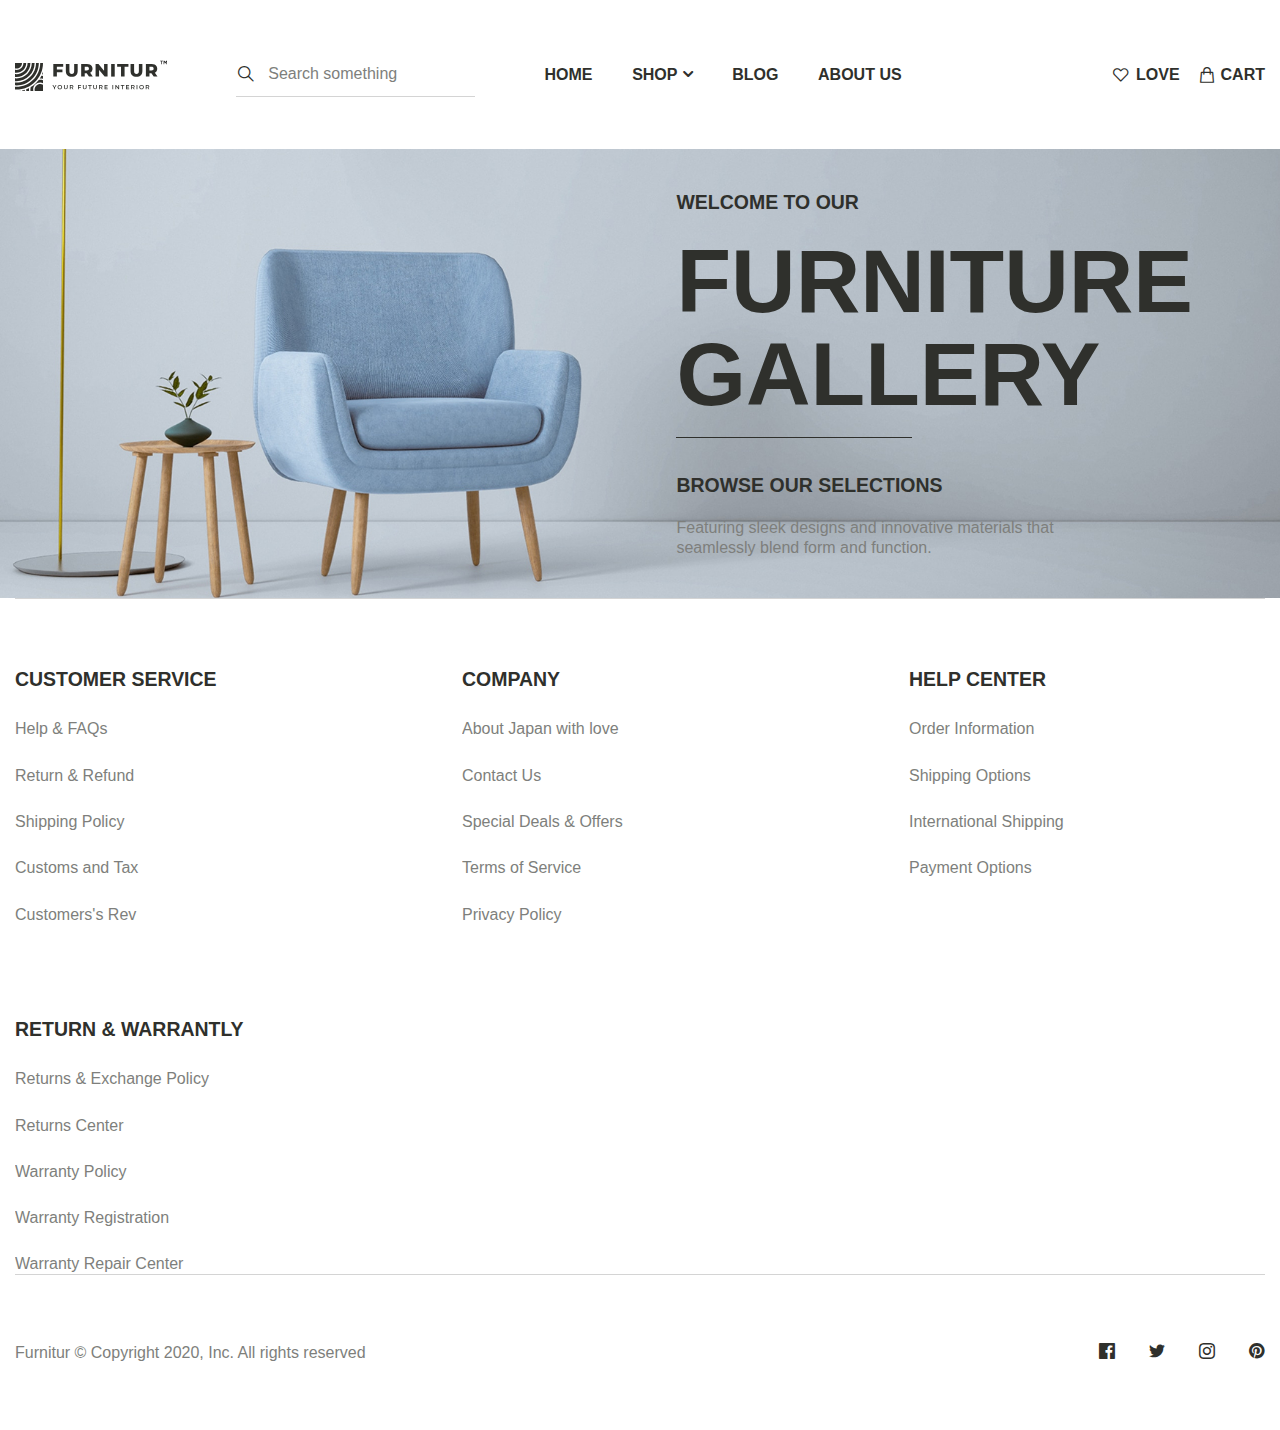
<file: index.html>
<!DOCTYPE html>
<!-- Ukraine - uk -->
<!-- Мова не визначена - zxx -->
<!-- Коди мов https://html-css.co.ua/html/lang-kodu-mov/ -->
<html lang="en">
	<head>
		<!-- Кодування тексту -->
		<meta charset="UTF-8">
		<!-- Налаштування в'юпорту (адаптиву, масштабу тощо) -->
		<meta name="viewport" content="width=device-width, initial-scale=1.0">
		<!--Підключення окремого файлу стилів -->
		<link rel="stylesheet" href="./scss/style.css">
		<!-- Заголовок сторінки в браузері (вкладці) -->
		<title>Home Page</title>
		<!-- Відкрити усі вкладки в новій вкладці -->
		<!-- <base target="_blank" href="/fonts/"> -->
	</head>
	<body>
		<div class="wrapper">
			<header class="header">
				<div class="header__container">
					<div class="header__logo">
						<img src="./images/logo.svg" alt="Image" class="header__image-logo">
					</div>
					<form action="#" class="header__search search-header search-header--icon-search">
						<input placeholder="Search something" type="search" class="search-header__input">
					</form>
					<nav class="header__menu menu">
						<ul class="menu__list">
							<li class="menu__item"><a href="#" class="menu__link"><span>HOME</span></a></li>
							<li class="menu__item">
								<a href="#" class="menu__link"><span>SHOP</span></a>
								<button tabindex="-1" class="menu__sub-link menu__sub-link--icon-shevron"></button>
								<div class="sub-menu">
									<ul class="sub-menu__list">
										<li class="sub-menu__item">
											<a href="#" class="sub-menu__link">Chair</a>
										</li>
										<li class="sub-menu__item">
											<a href="#" class="sub-menu__link">Sofa</a>
										</li>
										<li class="sub-menu__item">
											<a href="#" class="sub-menu__link">Couch</a>
										</li>
										<li class="sub-menu__item">
											<a href="#" class="sub-menu__link">Desk</a>
										</li>
										<li class="sub-menu__item">
											<a href="#" class="sub-menu__link">Lamp</a>
										</li>
									</ul>
								</div>
							</li>
							<li class="menu__item"><a href="#" class="menu__link"><span>BLOG</span></a></li>
						
							<li class="menu__item"><a href="#" class="menu__link"><span>ABOUT US</span></a></li>
						</ul>
					</nav>
					<div class="header__action action-header">
						<a href="#" class="action-header__link action-header__link--icon-favorite"><span>LOVE</span></a>
						<a href="#" class="action-header__link action-header__link--icon-cart"><span>CART</span></a>
						<button type="button" class="action-header__menu-icon  icon-menu"><span></span></button>
					</div>
				</div>
			</header>
			<main class="page">
				<section class="page__hero hero">
					<div class="hero__container">
						<div class="hero__body">
							<div class="hero__label">WELCOME TO OUR</div>
							<h1 class="hero__title">
								FURNITURE <span>GALLERY</span>
							</h1>
							<div class="hero__label">BROWSE OUR SELECTIONS</div>
							<div class="hero__text">
								<p>Featuring sleek designs and innovative materials that seamlessly blend form and function.</p>
							</div>
						</div>
					</div>
					<figure class="hero__picture">
						<img src="./images/hero/background.jpg" alt="Hero Furniture" class="hero__image">
					</figure>
				</section>
			</main>
			<footer class="footer">
				<div class="footer__container">
					<div class="footer__body body-footer">
						<div class="body-footer__column">
							<h5 class="body-footer__title"><button tabindex="-1" class="body-footer__button body-footer__button--icon-shevron">CUSTOMER SERVICE</button></h5>
							<ul class="body-footer__list">
								<li class="body-footer__item"><a href="" class="body-footer__link">Help & FAQs</a></li>	
								<li class="body-footer__item"><a href="" class="body-footer__link">Return & Refund</a></li>				
								<li class="body-footer__item"><a href="" class="body-footer__link">Shipping Policy</a></li>					
								<li class="body-footer__item"><a href="" class="body-footer__link">Customs and Tax</a></li>
								<li class="body-footer__item"><a href="" class="body-footer__link">Customers's Rev</a></li>
							</ul>
						</div>
						<div class="body-footer__column">
							<h5 class="body-footer__title"><button tabindex="-1" class="body-footer__button body-footer__button--icon-shevron">COMPANY</button></h5>
							<ul class="body-footer__list">
								<li class="body-footer__item"><a href="" class="body-footer__link">About Japan with love</a></li>	
								<li class="body-footer__item"><a href="" class="body-footer__link">Contact Us</a></li>				
								<li class="body-footer__item"><a href="" class="body-footer__link">Special Deals & Offers</a></li>					
								<li class="body-footer__item"><a href="" class="body-footer__link">Terms of Service</a></li>
								<li class="body-footer__item"><a href="" class="body-footer__link">Privacy Policy</a></li>
							</ul>
						</div>
						<div class="body-footer__column">
							<h5 class="body-footer__title"><button tabindex="-1" class="body-footer__button body-footer__button--icon-shevron">HELP CENTER</button></h5>
							<ul class="body-footer__list">
								<li class="body-footer__item"><a href="" class="body-footer__link">Order Information</a></li>	
								<li class="body-footer__item"><a href="" class="body-footer__link">Shipping Options</a></li>				
								<li class="body-footer__item"><a href="" class="body-footer__link">International Shipping</a></li>					
								<li class="body-footer__item"><a href="" class="body-footer__link">Payment Options</a></li>
							</ul>
						</div>
						<div class="body-footer__column">
							<h5 class="body-footer__title"><button tabindex="-1" class="body-footer__button body-footer__button--icon-shevron">RETURN & WARRANTLY</button></h5>
							<ul class="body-footer__list">
								<li class="body-footer__item"><a href="" class="body-footer__link">Returns & Exchange Policy</a></li>	
								<li class="body-footer__item"><a href="" class="body-footer__link">Returns Center</a></li>				
								<li class="body-footer__item"><a href="" class="body-footer__link">Warranty Policy</a></li>					
								<li class="body-footer__item"><a href="" class="body-footer__link">Warranty Registration</a></li>
								<li class="body-footer__item"><a href="" class="body-footer__link">Warranty Repair Center</a></li>
							</ul>
						</div>
					</div>
					<div class="footer__bottom bottom-footer">
						<div class="bottom-footer__text">Furnitur © Copyright 2020, Inc. All rights reserved</div>
						<ul class="bottom-footer_social social">
							<li class="social__item">
								<a target="_blank" rel="nofollow" href="#" class="social__link social__link--icon-facebook"></a>
							</li>
							<li class="social__item">
								<a target="_blank" rel="nofollow" href="#" class="social__link social__link--icon-twitter"></a>
							</li>
							<li class="social__item">
								<a target="_blank" rel="nofollow" href="#" class="social__link social__link--icon-instagram"></a>
							</li>
							<li class="social__item">
								<a target="_blank" rel="nofollow" href="#" class="social__link social__link--icon-pinterest"></a>
							</li>
						</ul>
					</div>
				</div>
			</footer>
		</div>
		<script src="js/script.js"></script>
	</body>
</html>
</file>
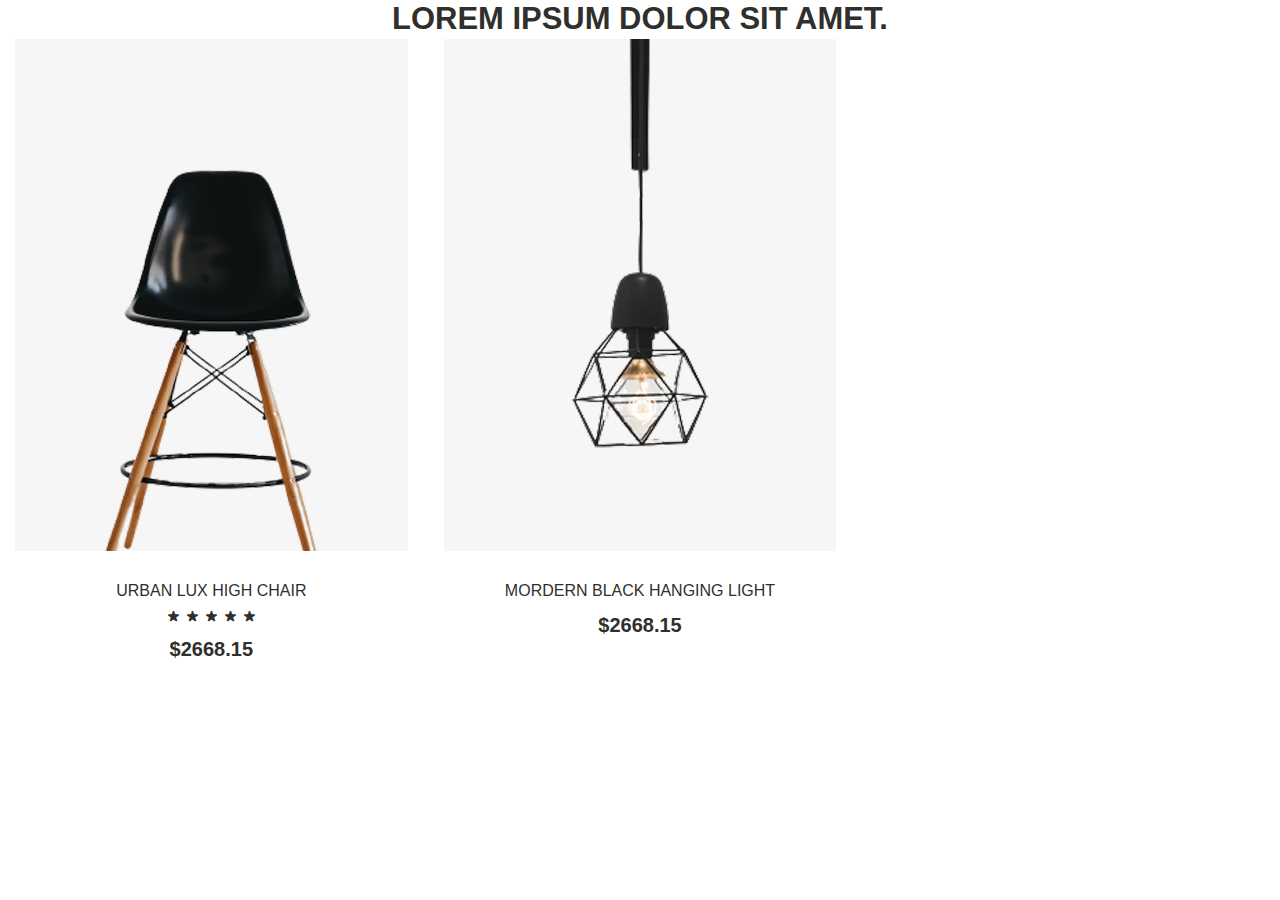
<file: _components.html>
<!DOCTYPE html>
<!-- Ukraine - uk -->
<!-- Мова не визначена - zxx -->
<!-- Коди мов https://html-css.co.ua/html/lang-kodu-mov/ -->
<html lang="en">
	<head>
		<!-- Кодування тексту -->
		<meta charset="UTF-8">
		<!-- Налаштування в'юпорту (адаптиву, масштабу тощо) -->
		<meta name="viewport" content="width=device-width, initial-scale=1.0">
		<!--Підключення окремого файлу стилів -->
		<link rel="stylesheet" href="css/style.css">
		<!-- Заголовок сторінки в браузері (вкладці) -->
		<title>Components</title>
		<!-- Відкрити усі вкладки в новій вкладці -->
		<!-- <base target="_blank" href="/fonts/"> -->
	</head>
	<body>
		<div class="wrapper">
			<header class="header">
			</header>
			<div class="page">
				<div class="page__container">
					<div class="title title--center">
						Lorem ipsum dolor sit amet.
					</div>
					<div class="items">
						<article class="item">
							<a href="#" class="item__link item__link--bottom">
								<img src="img/products/thumbs/chair.png" class="item__image" alt="Image">
							</a>
							<div class="item__body">
								<h4 class="item__title">
									<a href="#" class="item__link-title">
										URBAN LUX HIGH CHAIR
									</a>
								</h4>
								<div class="item__rating rating">
									<div class="rating__item rating__item--icon-star"></div>
									<div class="rating__item rating__item--icon-star"></div>
									<div class="rating__item rating__item--icon-star"></div>
									<div class="rating__item rating__item--icon-star"></div>
									<div class="rating__item rating__item--icon-star"></div>
								</div>
								<div class="item__price">$2668.15</div>
							</div>
						</article>
						<article class="item">
							<a href="#" class="item__link item__link--top">
								<img src="img/products/thumbs/lamp.png" class="item__image" alt="Image">
							</a>
							<div class="item__body">
								<h4 class="item__title">
									<a href="#" class="item__link-title">
										MORDERN BLACK HANGING LIGHT
									</a>
								</h4>
								 
								<div class="item__price">$2668.15</div>
							</div>
						</article>
					</div>
				</div>
			</div>
			<footer class="footer">
			</footer>
		</div>
		<script src="js/script.js"></script>
	</body>
</html>
</file>
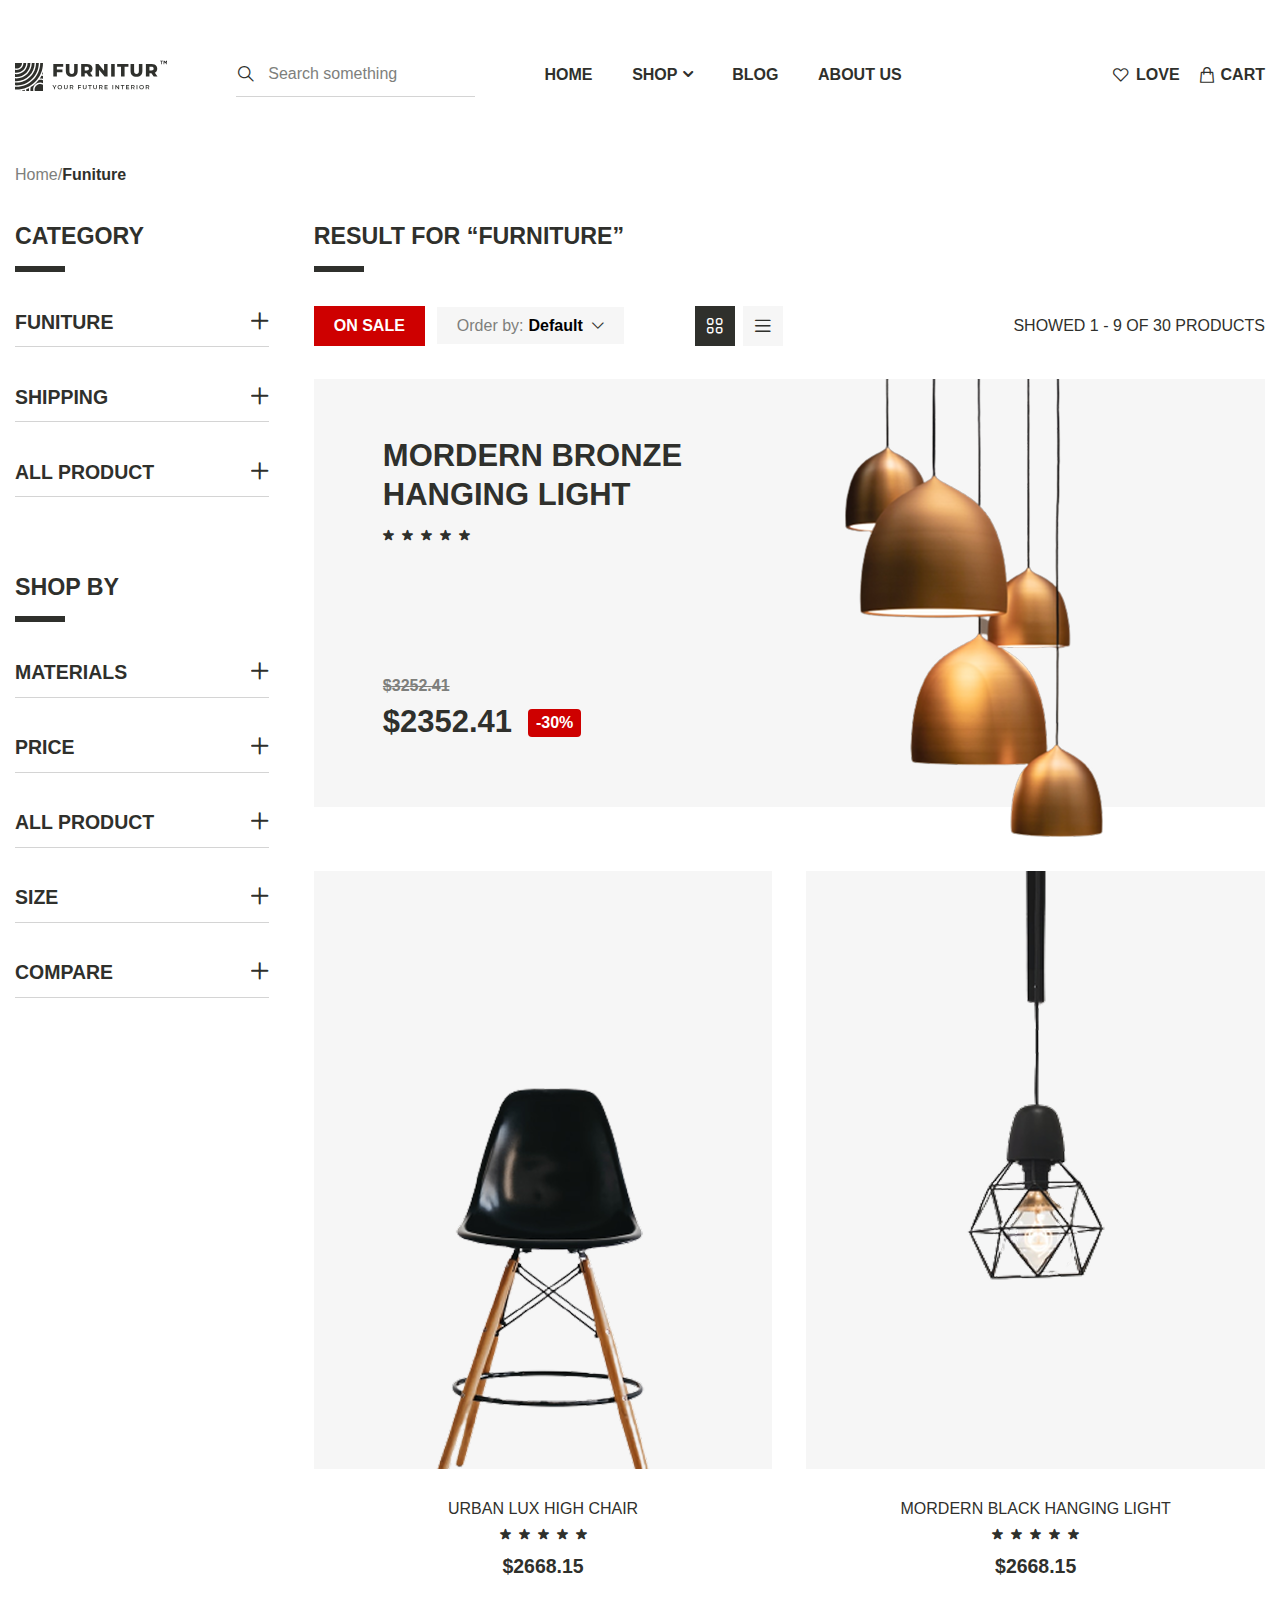
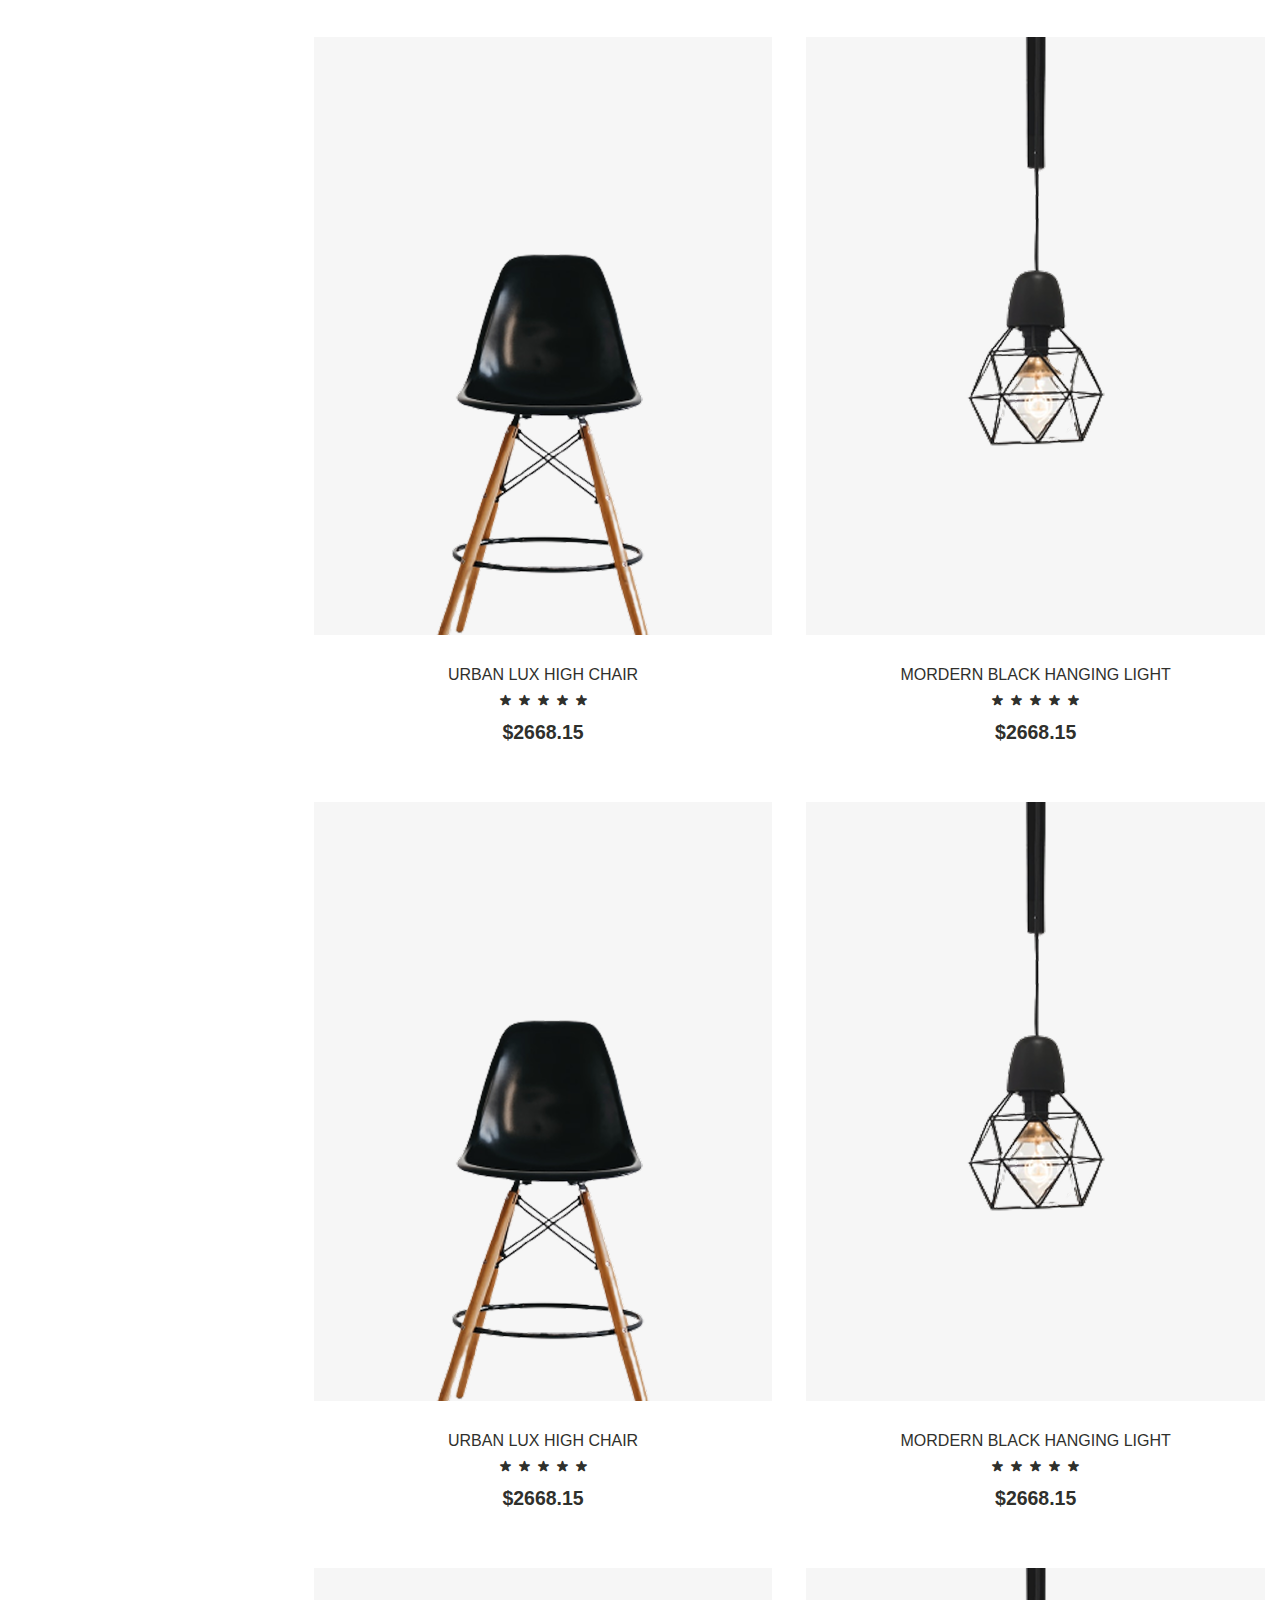
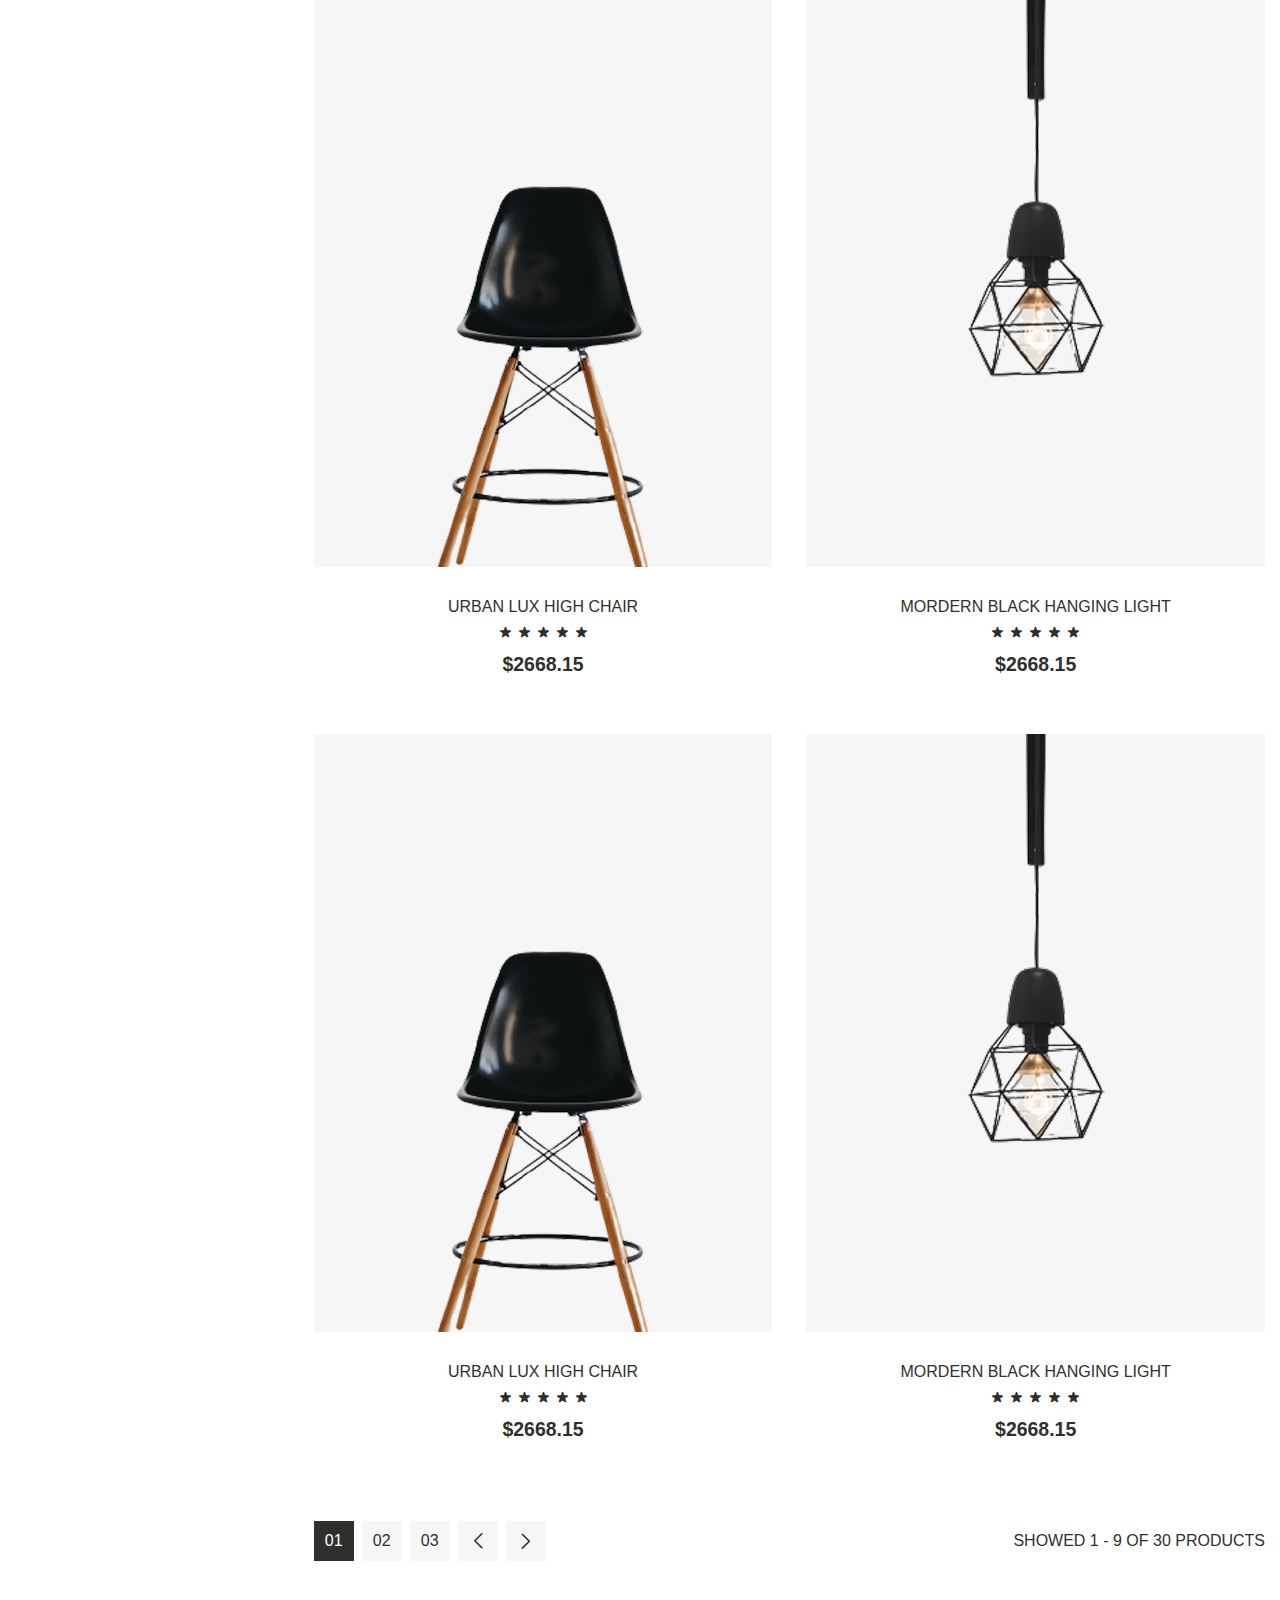
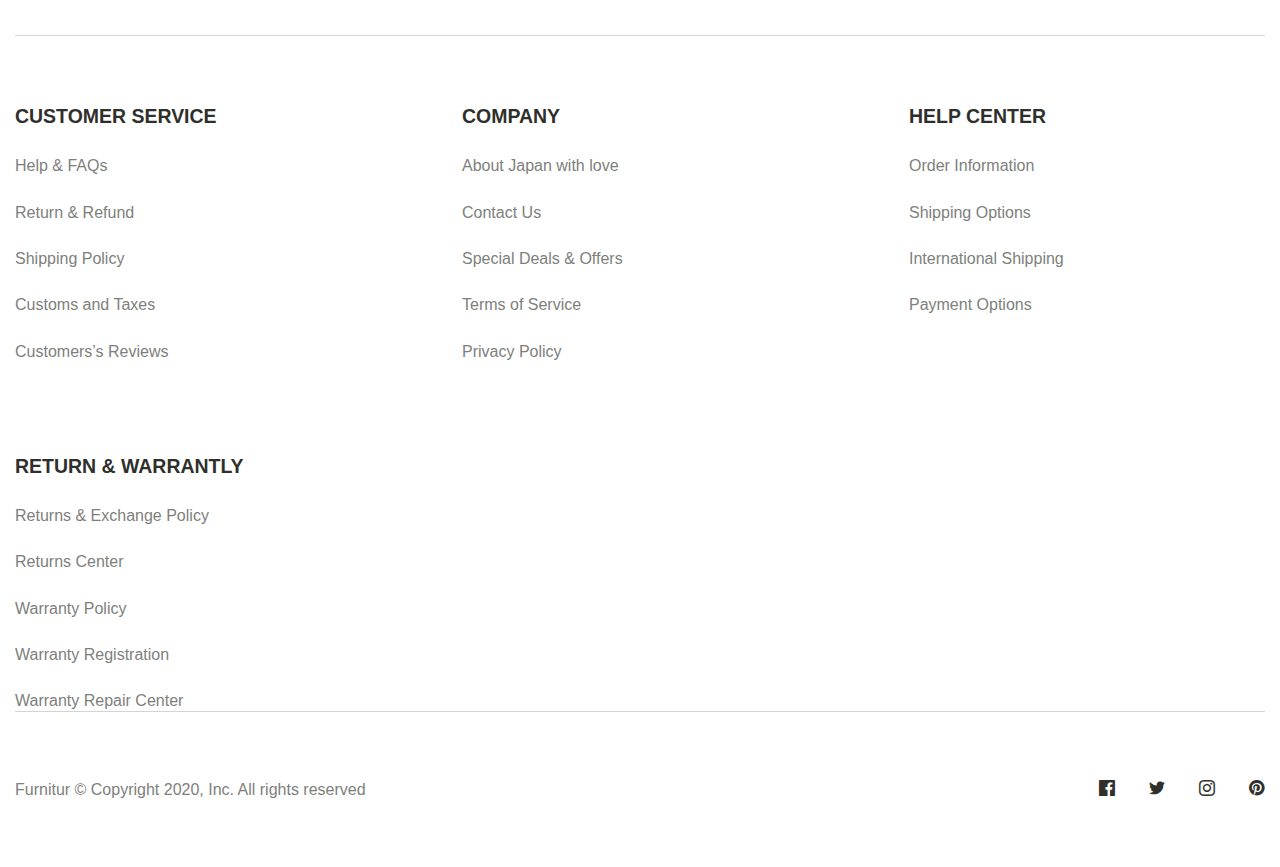
<file: catalog.html>
<!DOCTYPE html>
<!-- Ukraine - uk -->
<!-- Мова не визначена - zxx -->
<!-- Коди мов https://html-css.co.ua/html/lang-kodu-mov/ -->
<html lang="en">
	<head>
		<!-- Кодування тексту -->
		<meta charset="UTF-8">
		<!-- Налаштування в'юпорту (адаптиву, масштабу тощо) -->
		<meta name="viewport" content="width=device-width, initial-scale=1.0">
		<!-- Підключення стилів слайдера -->
		<!-- <link rel="stylesheet" href="https://cdn.jsdelivr.net/npm/swiper@12/swiper-bundle.min.css" /> -->
		 <link rel="stylesheet" href="scss/nouislider.css">
		<!--Підключення окремого файлу стилів -->
		<link rel="stylesheet" href="scss/style.css">
		<!-- Заголовок сторінки в браузері (вкладці) -->
		<title>Catalog</title>
		<!-- Відкрити усі вкладки в новій вкладці -->
		<!-- <base target="_blank" href="/fonts/"> -->
	</head>
	<body>
		<div class="wrapper">
			<header class="header">
				<div class="header__container">
					<div class="header__logo">
						<img src="images/logo.svg" alt="Image" class="header__image-logo">
					</div>
					<form action="#" class="header__search search-header search-header--icon-search">
						<input placeholder="Search something" type="search" class="search-header__input">
					</form>
					<nav class="header__menu menu">
						<ul class="menu__list">
							<li class="menu__item"><a href="#" class="menu__link"><span>HOME</span></a></li>
							<li class="menu__item">
								<a href="#" class="menu__link"><span>SHOP</span></a>
								<button tabindex="-1" class="menu__sub-link menu__sub-link--icon-shevron"></button>
								<div class="sub-menu">
									<ul class="sub-menu__list">
										<li class="sub-menu__item">
											<a href="#" class="sub-menu__link">Chair</a>
										</li>
										<li class="sub-menu__item">
											<a href="#" class="sub-menu__link">Sofa</a>
										</li>
										<li class="sub-menu__item">
											<a href="#" class="sub-menu__link">Couch</a>
										</li>
										<li class="sub-menu__item">
											<a href="#" class="sub-menu__link">Desk</a>
										</li>
										<li class="sub-menu__item">
											<a href="#" class="sub-menu__link">Lamp</a>
										</li>
									</ul>
								</div>
							</li>
							<li class="menu__item"><a href="#" class="menu__link"><span>BLOG</span></a></li>
							<li class="menu__item"><a href="#" class="menu__link"><span>ABOUT US</span></a></li>
						</ul>
					</nav>
					<div class="header__action action-header">
						<a href="#" class="action-header__link action-header__link--icon-favorite"><span>LOVE</span></a>
						<a href="#" class="action-header__link action-header__link--icon-cart"><span>CART</span></a>
						<button type="button" class="action-header__menu-icon icon-menu"><span></span></button>
					</div>
				</div>
			</header>
			<main class="catalog">
				<div class="catalog__container">
					<div class="breadcrumbs">
						<ul class="breadcrumbs__list">
							<li class="breadcrumbs__item">
								<a href="#" class="breadcrumbs__link">Home</a>
							</li>
							<li class="breadcrumbs__item">
								<span class="breadcrumbs__current">Funiture</span>
							</li>
						</ul>
					</div>
					<form action="#" class="catalog__main">
						<aside class="catalog__filter filter">
							<div class="filter__section">
								<h3 class="filter__title title-catalog">CATEGORY</h3>
								<div class="filter__items">
									<details class="filter__item item-filter">
										<summary class="item-filter__title">FUNITURE</summary>
										<div class="item-filter__body">
											<ul class="item-filter__list">
												<li class="item-filter__item">
													<a href="#" class="item-filter__link item-filter__link--active">Chair</a>
												</li>
												<li class="item-filter__item">
													<a href="#" class="item-filter__link">Sofa</a>
												</li>
												<li class="item-filter__item">
													<a href="#" class="item-filter__link">Couch</a>
												</li>
												<li class="item-filter__item">
													<a href="#" class="item-filter__link">Desk</a>
												</li>
												<li class="item-filter__item">
													<a href="#" class="item-filter__link">Lamp</a>
												</li>
											</ul>
										</div>
									</details>
									<details class="filter__item item-filter">
										<summary class="item-filter__title">SHIPPING</summary>
										<div class="item-filter__body">
											<ul class="item-filter__list">
												<li class="item-filter__item">
													<a href="#" class="item-filter__link item-filter__link--active">Chair</a>
												</li>
												<li class="item-filter__item">
													<a href="#" class="item-filter__link">Sofa</a>
												</li>
												<li class="item-filter__item">
													<a href="#" class="item-filter__link">Couch</a>
												</li>
												<li class="item-filter__item">
													<a href="#" class="item-filter__link">Desk</a>
												</li>
												<li class="item-filter__item">
													<a href="#" class="item-filter__link">Lamp</a>
												</li>
											</ul>
										</div>
									</details>
									<details class="filter__item item-filter">
										<summary class="item-filter__title">ALL PRODUCT</summary>
										<div class="item-filter__body">
											<ul class="item-filter__list">
												<li class="item-filter__item">
													<a href="#" class="item-filter__link item-filter__link--active">Chair</a>
												</li>
												<li class="item-filter__item">
													<a href="#" class="item-filter__link">Sofa</a>
												</li>
												<li class="item-filter__item">
													<a href="#" class="item-filter__link">Couch</a>
												</li>
												<li class="item-filter__item">
													<a href="#" class="item-filter__link">Desk</a>
												</li>
												<li class="item-filter__item">
													<a href="#" class="item-filter__link">Lamp</a>
												</li>
											</ul>
										</div>
									</details>
								</div>
							</div>
							<div class="filter__section">
								<h3 class="filter__title title-catalog">SHOP BY</h3>
								<div class="filter__items">
									<details class="filter__item item-filter">
										<summary class="item-filter__title">MATERIALS</summary>
										<div class="item-filter__body">
											<ul class="item-filter__list">
												<li class="item-filter__item">
													<a href="#" class="item-filter__link item-filter__link--active">Bronze <span>(08)</span></a>
												</li>
												<li class="item-filter__item">
													<a href="#" class="item-filter__link">Oak wood <span>(12)</span></a>
												</li>
												<li class="item-filter__item">
													<a href="#" class="item-filter__link">Stainless metal <span>(36)</span></a>
												</li>
												<li class="item-filter__item">
													<a href="#" class="item-filter__link">Titanium <span>(04)</span></a>
												</li>
												<li class="item-filter__item">
													<a href="#" class="item-filter__link">Alloy <span>(08)</span></a>
												</li>
												<li class="item-filter__item">
													<a href="#" class="item-filter__link">Ceramic <span>(17)</span></a>
												</li>
											</ul>
										</div>
									</details>
									<details class="filter__item item-filter">
										<summary class="item-filter__title">PRICE</summary>
										<div class="item-filter__body">
											<div class="item-filter__price price-filter">
												<div class="price-filter__slider"></div>
												<div class="price-filter__footer">
													<div class="price-filter__info">
														<span>0</span> - <span>0</span>
													</div>
													<button type="button" class="price-filter__button">Apply</button>
												</div>
											</div>
										</div>
									</details>
									<details class="filter__item item-filter">
										<summary class="item-filter__title">ALL PRODUCT</summary>
										<div class="item-filter__body">
											<ul class="item-filter__list">
												<li class="item-filter__item">
													<a href="#" class="item-filter__link item-filter__link--active">Bronze <span>(08)</span></a>
												</li>
												<li class="item-filter__item">
													<a href="#" class="item-filter__link">Oak wood <span>(12)</span></a>
												</li>
												<li class="item-filter__item">
													<a href="#" class="item-filter__link">Stainless metal <span>(36)</span></a>
												</li>
												<li class="item-filter__item">
													<a href="#" class="item-filter__link">Titanium <span>(04)</span></a>
												</li>
												<li class="item-filter__item">
													<a href="#" class="item-filter__link">Alloy <span>(08)</span></a>
												</li>
												<li class="item-filter__item">
													<a href="#" class="item-filter__link">Ceramic <span>(17)</span></a>
												</li>
											</ul>
										</div>
									</details>
									<details class="filter__item item-filter">
										<summary class="item-filter__title">SIZE</summary>
										<div class="item-filter__body">
											<ul class="item-filter__list">
												<li class="item-filter__item">
													<a href="#" class="item-filter__link item-filter__link--active">S <span>(08)</span></a>
												</li>
												<li class="item-filter__item">
													<a href="#" class="item-filter__link">M <span>(12)</span></a>
												</li>
												<li class="item-filter__item">
													<a href="#" class="item-filter__link">L <span>(36)</span></a>
												</li>
											</ul>
										</div>
									</details>
									<details class="filter__item item-filter">
										<summary class="item-filter__title">COMPARE</summary>
										<div class="item-filter__body">
											<div class="item-filter__text">
												<p>Lorem ipsum dolor, sit amet consectetur adipisicing elit. Magni, culpa.</p>
											</div>
										</div>
									</details> 
								</div>
							</div>
						</aside>
						<div class="catalog__body body-catalog">
							<h1 class="body-catalog__title title-catalog">RESULT FOR “FURNITURE”</h1>
							<div class="body-catalog__actions actions-catalog">
								<button type="button" class="actions-catalog__button-filter">Filter</button>   
								<button class="actions-catalog__sale sale-element">ON SALE</button>
								<div class="actions-catalog__order order-catalog">
									<label for="select" class="order-catalog__label">Order by:</label>
									<div class="order-catalog__select select-item order-catalog__select--icon-select-arrow">
										<select name="form[]" id="select" class="select-item__body">
											<option value selected class="select-item__item">Default</option>
											<option value="price" class="select-item__item">Price</option>
											<option value="name" class="select-item__item">Name</option>
										</select>
									</div>
								</div>
								<div class="actions-catalog__view view-catalog">
									<button class="view-catalog__item view-catalog__item--active view-catalog__item--icon-grid"></button>
									<button class="view-catalog__item view-catalog__item--icon-list"></button>
								</div>
								<div class="actions-catalog__info info-catalog">SHOWED 1 - 9 OF 30 PRODUCTS</div>
							</div>
							<div class="body-catalog__mobile-filter"></div>
							<section class="body-catalog__sale sale">
								<div class="sale__wrapper">
									<div class="sale__body">
										<div class="sale__main">
											<h4 class="sale__title">
												<a href="#" class="sale__link-title">MORDERN BRONZE HANGING LIGHT</a>
											</h4>
											<div class="sale__rating rating">
												<div class="rating__item rating__item--icon-star"></div>
												<div class="rating__item rating__item--icon-star"></div>
												<div class="rating__item rating__item--icon-star"></div>
												<div class="rating__item rating__item--icon-star"></div>
												<div class="rating__item rating__item--icon-star"></div>
											</div>
										</div>
										<div class="sale__price price-sale">
											<div class="price-sale__old">$3252.41</div>
											<div class="price-sale__price">
												<div class="price-sale__value">$2352.41</div>
												<div class="price-sale__sale">-30%</div>
											</div>
										</div>
									</div>
									<a href="#" class="sale__link-image">
										<figure class="sale__picture sale__picture--mini">
											<img src="images/saleproduct/image.png" class="sale__image" alt="Image">
											<!-- <img src="img/banners/01.png" class="sale__image" alt="Image"> -->
											<!-- <img src="img/banners/02.png" class="sale__image sale__image--center" alt="Image"> -->
										</figure>
									</a>
								</div>
							</section>
							<div class="body-catalog__items">
								<article class="item">
									<a href="#" class="item__link item__link--bottom">
										<img src="img/products/thumbs/chair.png" class="item__image" alt="Image">
									</a>
									<div class="item__body">
										<h4 class="item__title">
											<a href="#" class="item__link-title">
												URBAN LUX HIGH CHAIR
											</a>
										</h4>
										<div class="item__rating rating">
											<div class="rating__item rating__item--icon-star"></div>
											<div class="rating__item rating__item--icon-star"></div>
											<div class="rating__item rating__item--icon-star"></div>
											<div class="rating__item rating__item--icon-star"></div>
											<div class="rating__item rating__item--icon-star"></div>
										</div>
										<div class="item__price">$2668.15</div>
									</div>
								</article>
								<article class="item">
									<a href="#" class="item__link item__link--top">
										<img src="img/products/thumbs/lamp.png" class="item__image" alt="Image">
									</a>
									<div class="item__body">
										<h4 class="item__title">
											<a href="#" class="item__link-title">
												MORDERN BLACK HANGING LIGHT
											</a>
										</h4>
										<div class="item__rating rating">
											<div class="rating__item rating__item--icon-star"></div>
											<div class="rating__item rating__item--icon-star"></div>
											<div class="rating__item rating__item--icon-star"></div>
											<div class="rating__item rating__item--icon-star"></div>
											<div class="rating__item rating__item--icon-star"></div>
										</div>
										<div class="item__price">$2668.15</div>
									</div>
								</article>
								<article class="item">
									<a href="#" class="item__link item__link--bottom">
										<img src="img/products/thumbs/chair.png" class="item__image" alt="Image">
									</a>
									<div class="item__body">
										<h4 class="item__title">
											<a href="#" class="item__link-title">
												URBAN LUX HIGH CHAIR
											</a>
										</h4>
										<div class="item__rating rating">
											<div class="rating__item rating__item--icon-star"></div>
											<div class="rating__item rating__item--icon-star"></div>
											<div class="rating__item rating__item--icon-star"></div>
											<div class="rating__item rating__item--icon-star"></div>
											<div class="rating__item rating__item--icon-star"></div>
										</div>
										<div class="item__price">$2668.15</div>
									</div>
								</article>
								<article class="item">
									<a href="#" class="item__link item__link--top">
										<img src="img/products/thumbs/lamp.png" class="item__image" alt="Image">
									</a>
									<div class="item__body">
										<h4 class="item__title">
											<a href="#" class="item__link-title">
												MORDERN BLACK HANGING LIGHT
											</a>
										</h4>
										<div class="item__rating rating">
											<div class="rating__item rating__item--icon-star"></div>
											<div class="rating__item rating__item--icon-star"></div>
											<div class="rating__item rating__item--icon-star"></div>
											<div class="rating__item rating__item--icon-star"></div>
											<div class="rating__item rating__item--icon-star"></div>
										</div>
										<div class="item__price">$2668.15</div>
									</div>
								</article>
								<article class="item">
									<a href="#" class="item__link item__link--bottom">
										<img src="img/products/thumbs/chair.png" class="item__image" alt="Image">
									</a>
									<div class="item__body">
										<h4 class="item__title">
											<a href="#" class="item__link-title">
												URBAN LUX HIGH CHAIR
											</a>
										</h4>
										<div class="item__rating rating">
											<div class="rating__item rating__item--icon-star"></div>
											<div class="rating__item rating__item--icon-star"></div>
											<div class="rating__item rating__item--icon-star"></div>
											<div class="rating__item rating__item--icon-star"></div>
											<div class="rating__item rating__item--icon-star"></div>
										</div>
										<div class="item__price">$2668.15</div>
									</div>
								</article>
								<article class="item">
									<a href="#" class="item__link item__link--top">
										<img src="img/products/thumbs/lamp.png" class="item__image" alt="Image">
									</a>
									<div class="item__body">
										<h4 class="item__title">
											<a href="#" class="item__link-title">
												MORDERN BLACK HANGING LIGHT
											</a>
										</h4>
										<div class="item__rating rating">
											<div class="rating__item rating__item--icon-star"></div>
											<div class="rating__item rating__item--icon-star"></div>
											<div class="rating__item rating__item--icon-star"></div>
											<div class="rating__item rating__item--icon-star"></div>
											<div class="rating__item rating__item--icon-star"></div>
										</div>
										<div class="item__price">$2668.15</div>
									</div>
								</article>
								<article class="item">
									<a href="#" class="item__link item__link--bottom">
										<img src="img/products/thumbs/chair.png" class="item__image" alt="Image">
									</a>
									<div class="item__body">
										<h4 class="item__title">
											<a href="#" class="item__link-title">
												URBAN LUX HIGH CHAIR
											</a>
										</h4>
										<div class="item__rating rating">
											<div class="rating__item rating__item--icon-star"></div>
											<div class="rating__item rating__item--icon-star"></div>
											<div class="rating__item rating__item--icon-star"></div>
											<div class="rating__item rating__item--icon-star"></div>
											<div class="rating__item rating__item--icon-star"></div>
										</div>
										<div class="item__price">$2668.15</div>
									</div>
								</article>
								<article class="item">
									<a href="#" class="item__link item__link--top">
										<img src="img/products/thumbs/lamp.png" class="item__image" alt="Image">
									</a>
									<div class="item__body">
										<h4 class="item__title">
											<a href="#" class="item__link-title">
												MORDERN BLACK HANGING LIGHT
											</a>
										</h4>
										<div class="item__rating rating">
											<div class="rating__item rating__item--icon-star"></div>
											<div class="rating__item rating__item--icon-star"></div>
											<div class="rating__item rating__item--icon-star"></div>
											<div class="rating__item rating__item--icon-star"></div>
											<div class="rating__item rating__item--icon-star"></div>
										</div>
										<div class="item__price">$2668.15</div>
									</div>
								</article>
								<article class="item">
									<a href="#" class="item__link item__link--bottom">
										<img src="img/products/thumbs/chair.png" class="item__image" alt="Image">
									</a>
									<div class="item__body">
										<h4 class="item__title">
											<a href="#" class="item__link-title">
												URBAN LUX HIGH CHAIR
											</a>
										</h4>
										<div class="item__rating rating">
											<div class="rating__item rating__item--icon-star"></div>
											<div class="rating__item rating__item--icon-star"></div>
											<div class="rating__item rating__item--icon-star"></div>
											<div class="rating__item rating__item--icon-star"></div>
											<div class="rating__item rating__item--icon-star"></div>
										</div>
										<div class="item__price">$2668.15</div>
									</div>
								</article>
								<article class="item">
									<a href="#" class="item__link item__link--top">
										<img src="img/products/thumbs/lamp.png" class="item__image" alt="Image">
									</a>
									<div class="item__body">
										<h4 class="item__title">
											<a href="#" class="item__link-title">
												MORDERN BLACK HANGING LIGHT
											</a>
										</h4>
										<div class="item__rating rating">
											<div class="rating__item rating__item--icon-star"></div>
											<div class="rating__item rating__item--icon-star"></div>
											<div class="rating__item rating__item--icon-star"></div>
											<div class="rating__item rating__item--icon-star"></div>
											<div class="rating__item rating__item--icon-star"></div>
										</div>
										<div class="item__price">$2668.15</div>
									</div>
								</article>
							</div>
							<div class="body-catalog__footer footer-catalog">
								<div class="footer-catalog__pagging pagging">
									<ul class="pagging__list">
										<li class="pagging__item">
											<a href="#" class="pagging__link pagging__link--current">01</a>
										</li>
										<li class="pagging__item">
											<a href="#" class="pagging__link">02</a>
										</li>
										<li class="pagging__item">
											<a href="#" class="pagging__link">03</a>
										</li>
										<li class="pagging__item">
											<a href="#" class="pagging__link pagging__link--left-arrow pagging__link--icon-select-arrow"></a>
										</li>
										<li class="pagging__item">
											<a href="#" class="pagging__link pagging__link--right-arrow pagging__link--icon-select-arrow"></a>
										</li>
									</ul>
								</div>
								<div class="footer-catalog__info info-catalog">SHOWED 1 - 9 OF 30 PRODUCTS</div>
							</div>
						</div>
					</form>
				</div>
			</main>
			<footer class="footer">
				<div class="footer__container">
					<div class="footer__body body-footer">
						<div class="body-footer__column">
							<h5 class="body-footer__title"><button tabindex="-1" class="body-footer__button body-footer__button--icon-shevron">CUSTOMER SERVICE</button></h5>
							<ul class="body-footer__list">
								<li class="body-footer__item"><a href="#" class="body-footer__link">Help & FAQs</a></li>
								<li class="body-footer__item"><a href="#" class="body-footer__link">Return & Refund</a></li>
								<li class="body-footer__item"><a href="#" class="body-footer__link">Shipping Policy</a></li>
								<li class="body-footer__item"><a href="#" class="body-footer__link">Customs and Taxes</a></li>
								<li class="body-footer__item"><a href="#" class="body-footer__link">Customers’s Reviews</a></li>
							</ul>
						</div>
						<div class="body-footer__column">
							<h5 class="body-footer__title"><button tabindex="-1" class="body-footer__button body-footer__button--icon-shevron">COMPANY</button></h5>
							<ul class="body-footer__list">
								<li class="body-footer__item"><a href="#" class="body-footer__link">About Japan with love</a></li>
								<li class="body-footer__item"><a href="#" class="body-footer__link">Contact Us</a></li>
								<li class="body-footer__item"><a href="#" class="body-footer__link">Special Deals & Offers</a></li>
								<li class="body-footer__item"><a href="#" class="body-footer__link">Terms of Service</a></li>
								<li class="body-footer__item"><a href="#" class="body-footer__link">Privacy Policy</a></li>
							</ul>
						</div>
						<div class="body-footer__column">
							<h5 class="body-footer__title"><button tabindex="-1" class="body-footer__button body-footer__button--icon-shevron">HELP CENTER</button></h5>
							<ul class="body-footer__list">
								<li class="body-footer__item"><a href="#" class="body-footer__link">Order Information</a></li>
								<li class="body-footer__item"><a href="#" class="body-footer__link">Shipping Options</a></li>
								<li class="body-footer__item"><a href="#" class="body-footer__link">International Shipping</a></li>
								<li class="body-footer__item"><a href="#" class="body-footer__link">Payment Options</a></li>
							</ul>
						</div>
						<div class="body-footer__column">
							<h5 class="body-footer__title"><button tabindex="-1" class="body-footer__button body-footer__button--icon-shevron">RETURN & WARRANTLY</button></h5>
							<ul class="body-footer__list">
								<li class="body-footer__item"><a href="#" class="body-footer__link">Returns & Exchange Policy</a></li>
								<li class="body-footer__item"><a href="#" class="body-footer__link">Returns Center</a></li>
								<li class="body-footer__item"><a href="#" class="body-footer__link">Warranty Policy</a></li>
								<li class="body-footer__item"><a href="#" class="body-footer__link">Warranty Registration</a></li>
								<li class="body-footer__item"><a href="#" class="body-footer__link">Warranty Repair Center</a></li>
							</ul>
						</div>
					</div>
					<div class="footer__bottom bottom-footer">
						<div class="bottom-footer__text">Furnitur © Copyright 2020, Inc. All rights reserved</div>
						<ul class="bottom-footer__social social">
							<li class="social__item">
								<a target="_blank" rel="nofollow" href="#" class="social__link social__link--icon-facebook"></a>
							</li>
							<li class="social__item">
								<a target="_blank" rel="nofollow" href="#" class="social__link social__link--icon-twitter"></a>
							</li>
							<li class="social__item">
								<a target="_blank" rel="nofollow" href="#" class="social__link social__link--icon-instagram"></a>
							</li>
							<li class="social__item">
								<a target="_blank" rel="nofollow" href="#" class="social__link social__link--icon-pinterest"></a>
							</li>
						</ul>
					</div>
				</div>
			</footer>
		</div>
		<!-- Підключення JS слайдера -->
		<!-- <script src="https://cdn.jsdelivr.net/npm/swiper@12/swiper-bundle.min.js"></script> -->
		<script src="js/script.js"></script>
		<script src="js/nouislider.min.js"></script>

	</body>
</html>
</file>
<file: scss/style.css>
*,
*::before,
*::after {
  padding: 0;
  margin: 0;
  border: none;
  box-sizing: border-box;
}

*::before,
*::after {
  display: inline-block;
}

a {
  text-decoration: none;
  color: inherit;
  display: inline-block;
}

li {
  list-style: none;
}

img {
  max-width: 100%;
  vertical-align: middle;
}

html,
body {
  line-height: 1;
  height: 100%;
}

h1,
h2,
h3,
h4,
h5,
h6 {
  font-weight: inherit;
  font-size: inherit;
  font-family: inherit;
}

select,
textarea,
input {
  width: 100%;
  font-weight: inherit;
  font-size: inherit;
  background-color: transparent;
  font-family: inherit;
}

label {
  display: inline-block;
}

button {
  color: inherit;
  font-weight: inherit;
  font-size: inherit;
  font-family: inherit;
  background-color: transparent;
}

button,
input[type=checkbox],
input[type=radio] {
  cursor: pointer;
}

cite {
  font-style: normal;
}

@font-face {
  font-family: "Lato", sans-serif;
  src: url("../fonts/lato-medium.woff2");
  font-weight: 500;
  font-style: normal;
  font-display: swap;
}
@font-face {
  font-family: "Lato", sans-serif;
  src: url("../fonts/lato-bold.ttf");
  font-weight: 700;
  font-style: normal;
  font-display: swap;
}
@font-face {
  font-family: "Lato", sans-serif;
  src: url("../fonts/lato-bold-italic.woff2");
  font-weight: 700;
  font-style: italic;
  font-display: swap;
}
@font-face {
  font-family: "Lato", sans-serif;
  src: url("../fonts/lato-heavy.woff2");
  font-weight: 800;
  font-style: normal;
  font-display: swap;
}
@font-face {
  font-family: "icons";
  src: url("../fonts/icons.woff2") format("woff2");
  font-weight: normal;
  font-style: normal;
  font-display: block;
}
[class*="--icon-"]::before {
  font-family: "icons" !important;
  font-style: normal;
  font-weight: normal;
  font-variant: normal;
  text-transform: none;
  line-height: 1;
  /* Better Font Rendering =========== */
  -webkit-font-smoothing: antialiased;
  -moz-osx-font-smoothing: grayscale;
}

[class*="--icon-cart"]::before {
  content: "\e900";
}

[class*="--icon-favorite"]::before {
  content: "\e901";
}

[class*="--icon-grid"]::before {
  content: "\e902";
}

[class*="--icon-list"]::before {
  content: "\e903";
}

[class*="--icon-minus"]::before {
  content: "\e904";
}

[class*="--icon-plus"]::before {
  content: "\e905";
}

[class*="--icon-search"]::before {
  content: "\e906";
}

[class*="--icon-select-arrow"]::before {
  content: "\e907";
}

[class*="--icon-facebook"]::before {
  content: "\e908";
}

[class*="--icon-shevron"]::before {
  content: "\e909";
}

[class*="--icon-instagram"]::before {
  content: "\e90a";
}

[class*="--icon-pinterest"]::before {
  content: "\e90b";
}

[class*="--icon-star"]::before {
  content: "\e90c";
}

[class*="--icon-twitter"]::before {
  content: "\e90d";
}

:root {
  --black-1: #2f302c;
  --black-2: #6a6a6a;
  --black-3: #7e7f7c;
  --black-4: #aaaaaa;
  --black-5: #d4d4d4;
  --black-6: #e8e8e8;
  --black-7: #f6f6f6;
  --black-8: #ffffff;
  --red: #CE0000;
  --green: #3f625e;
}

@media (min-width: 88.875em) {
  .title {
    font-size: 32px;
  }
}
@media (min-width: 20em) and (max-width: 88.875em) {
  .title {
    font-size: clamp( 24px , 21.6769509982px  +  0.7259528131vw , 32px );
  }
}
@media (max-width: 20em) {
  .title {
    font-size: 24px;
  }
}
.title {
  line-height: 1.25;
  font-weight: 700;
  text-transform: uppercase;
}
.title--center {
  text-align: center;
}

@media (min-width: 88.875em) {
  .title-catalog {
    font-size: 24px;
  }
}
@media (min-width: 20em) and (max-width: 88.875em) {
  .title-catalog {
    font-size: clamp( 18px , 16.2577132486px  +  0.5444646098vw , 24px );
  }
}
@media (max-width: 20em) {
  .title-catalog {
    font-size: 18px;
  }
}
.title-catalog {
  line-height: 1.5;
  font-weight: 700;
  text-transform: uppercase;
}
.title-catalog::after {
  content: "";
  width: 2.1666666667em;
  height: 0.25em;
  background-color: var(--black-1);
  display: block;
  margin-top: 0.5em;
}

.sale-element {
  background-color: var(--red);
  line-height: 1.25;
  font-weight: 500;
  color: var(--black-8);
  font-weight: 700;
  text-transform: uppercase;
  padding: 0.625rem 1.25rem;
  transition: background-color 0.3s;
}
.sale-element--mini {
  padding: 0.25rem 0.75rem;
  font-weight: 500;
}

html:not([data-fls-touch]) button.sale-element:hover,
html:not([data-fls-touch]) a.sale-element:hover {
  background-color: #7c1111;
}

.items {
  display: grid;
  gap: 2.25rem;
  grid-template-columns: repeat(auto-fill, minmax(min(23.75rem, 100%), 1fr));
}

.item {
  display: flex;
  flex-direction: column;
  gap: 2rem;
}
.item__link {
  aspect-ratio: 440/574;
  background-color: var(--black-7);
  display: flex;
  align-items: center;
  justify-content: center;
}
.item__link--top {
  align-items: flex-start;
}
.item__link--bottom {
  align-items: flex-end;
}
.item__link--bottom-left {
  align-items: flex-end;
  justify-content: flex-start;
}
.item__link--bottom-right {
  align-items: flex-end;
  justify-content: flex-end;
}
.item__link--top-left {
  align-items: flex-start;
  justify-content: flex-start;
}
.item__link--top-right {
  align-items: flex-start;
  justify-content: flex-end;
}
.item__link--left {
  justify-content: flex-start;
}
.item__link--right {
  justify-content: flex-end;
}
.item__image {
  flex-grow: 0;
}
.item__body {
  display: flex;
  flex-direction: column;
  align-items: center;
  gap: 0.75rem;
}
.item__title {
  text-transform: uppercase;
}
html:not([data-fls-touch]) .item__link-title:hover {
  text-decoration: underline;
}
@media (min-width: 88.875em) {
  .item__price {
    font-size: 20px;
  }
}
@media (min-width: 20em) and (max-width: 88.875em) {
  .item__price {
    font-size: clamp( 16px , 14.8384754991px  +  0.3629764065vw , 20px );
  }
}
@media (max-width: 20em) {
  .item__price {
    font-size: 16px;
  }
}
.item__price {
  line-height: 1.4;
  font-weight: 700;
  text-transform: uppercase;
}

.rating {
  display: flex;
  justify-content: center;
  align-items: center;
  gap: 0.5rem;
}
.rating__item {
  font-size: 11px;
}

.link-bold span, .menu__link span, .action-header__link span {
  line-height: 1.25;
  font-weight: 700;
  position: relative;
  text-transform: uppercase;
}
.link-bold span::after, .menu__link span::after, .action-header__link span::after {
  content: "";
  width: 0%;
  transition: width 0.3s, left 0.3s;
  height: 0.125rem;
  background-color: var(--black-1);
  position: absolute;
  top: 100%;
  left: 50%;
}
html:not([data-fls-touch]) .link-bold:hover span::after, html:not([data-fls-touch]) .menu__link:hover span::after, html:not([data-fls-touch]) .action-header__link:hover span::after {
  left: 0;
  width: 100%;
}

.button {
  background-color: var(--black-1);
  transition: background-color 0.3s;
  padding: 0.75rem;
  min-width: 14.0625rem;
  text-align: center;
  text-transform: uppercase;
  line-height: 1.25;
  font-weight: 500;
  color: var(--black-8);
}
html:not([data-fls-touch]) .button:hover {
  background-color: var(--green);
}

.more {
  line-height: 1.25;
  font-weight: 500;
  color: var(--black-3);
  display: flex;
  flex-direction: row-reverse;
  align-items: center;
  gap: 0.625rem;
  transition: color 0.3s;
}
.more::before {
  translate: 0 0.0625rem;
  font-size: 0.5625rem;
  color: var(--black-1);
}
html:not([data-fls-touch]) .more:hover {
  color: var(--black-1);
}

.social {
  display: flex;
  flex-wrap: wrap;
  gap: 2.125rem;
}
.social__link {
  transition: color 0.3s;
}
html:not([data-flx-touch]) .social:hover {
  color: var(--black-3);
}

.breadcrumbs {
  padding-top: 1rem;
}
.breadcrumbs__list {
  display: flex;
}
.breadcrumbs__item {
  color: var(--black-3);
  line-height: 1.25;
  font-weight: 500;
  display: flex;
}
.breadcrumbs__item:not(:last-child)::after {
  content: "/";
}
html:not([data-fls-touch]) .breadcrumbs__link:hover {
  text-decoration: underline;
}
.breadcrumbs__current {
  color: var(--black-1);
  font-weight: 700;
}

.sale__container {
  background-color: #fff;
}
.sale__wrapper {
  background-color: var(--black-7);
}
@media (min-width: 88.875em) {
  .sale__wrapper {
    padding-inline: 80px;
  }
}
@media (min-width: 48em) and (max-width: 88.875em) {
  .sale__wrapper {
    padding-inline: clamp( 30px , -28.7155963303px  +  7.6452599388vw , 80px );
  }
}
@media (max-width: 48em) {
  .sale__wrapper {
    padding-inline: 30px;
  }
}
@media (width < 30em) {
  .sale__wrapper {
    padding-inline: 0.9375rem;
  }
}
.sale__wrapper {
  display: flex;
  gap: 1.25rem;
}
@media (width < 48em) {
  .sale__wrapper {
    flex-direction: column;
  }
}
@media (width < 30em) {
  .sale__wrapper {
    margin-inline: -0.9375rem;
  }
}
@media (width > 48em) {
  .sale__body {
    flex-basis: 21.875rem;
  }
}
.sale__body {
  display: flex;
  flex-direction: column;
}
@media (min-width: 88.875em) {
  .sale__body {
    padding-top: 68px;
  }
}
@media (min-width: 48em) and (max-width: 88.875em) {
  .sale__body {
    padding-top: clamp( 20px , -36.3669724771px  +  7.3394495413vw , 68px );
  }
}
@media (min-width: 88.875em) {
  .sale__body {
    padding-bottom: 78px;
  }
}
@media (min-width: 48em) and (max-width: 88.875em) {
  .sale__body {
    padding-bottom: clamp( 20px , -48.1100917431px  +  8.8685015291vw , 78px );
  }
}
@media (width < 48em) {
  .sale__body {
    order: 2;
  }
}
.sale__main {
  flex-grow: 1;
}
@media (min-width: 88.875em) {
  .sale__main:not(:last-child) {
    margin-bottom : 36px;
  }
}
@media (min-width: 20em) and (max-width: 88.875em) {
  .sale__main:not(:last-child) {
    margin-bottom : clamp( 20px , 15.3539019964px  +  1.4519056261vw , 36px );
  }
}
@media (max-width: 20em) {
  .sale__main:not(:last-child) {
    margin-bottom : 20px;
  }
}
@media (min-width: 88.875em) {
  .sale__title {
    font-size: 32px;
  }
}
@media (min-width: 20em) and (max-width: 88.875em) {
  .sale__title {
    font-size: clamp( 24px , 21.6769509982px  +  0.7259528131vw , 32px );
  }
}
@media (max-width: 20em) {
  .sale__title {
    font-size: 24px;
  }
}
.sale__title {
  line-height: 1.25;
  font-weight: 700;
  text-transform: uppercase;
}
.sale__title:not(:last-child) {
  margin-bottom: 1rem;
}
.sale__link-title {
  transition: color 0.3s;
}
html:not([data-fls-touch]) .sale__link-title:hover {
  color: var(--green);
}
.sale__rating {
  justify-content: flex-start;
}
.sale__link-image {
  flex-grow: 1;
  text-align: center;
  display: flex;
  justify-content: center;
}
@media (width < 48em) {
  .sale__link-image {
    order: 1;
  }
}
@media (width > 48em) {
  .sale__picture {
    margin-bottom: -5.9375rem;
  }
  .sale__picture--mini {
    margin-bottom: -1.875rem;
  }
}
.sale__picture:has(.sale__image--center) {
  margin-bottom: 0;
}
@media (min-width: 88.875em) {
  .sale__picture:has(.sale__image--center) {
    padding-top: 68px;
  }
}
@media (min-width: 48em) and (max-width: 88.875em) {
  .sale__picture:has(.sale__image--center) {
    padding-top: clamp( 20px , -36.3669724771px  +  7.3394495413vw , 68px );
  }
}
@media (max-width: 48em) {
  .sale__picture:has(.sale__image--center) {
    padding-top: 20px;
  }
}
@media (min-width: 88.875em) {
  .sale__picture:has(.sale__image--center) {
    padding-bottom: 78px;
  }
}
@media (min-width: 48em) and (max-width: 88.875em) {
  .sale__picture:has(.sale__image--center) {
    padding-bottom: clamp( 20px , -48.1100917431px  +  8.8685015291vw , 78px );
  }
}
.sale__image {
  width: 100%;
  height: 100%;
  -o-object-fit: contain;
     object-fit: contain;
}
.sale__image--center {
  -o-object-position: center;
     object-position: center;
}
@media (min-width: 88.875em) {
  .sale__content {
    padding-top: 68px;
  }
}
@media (min-width: 48em) and (max-width: 88.875em) {
  .sale__content {
    padding-top: clamp( 20px , -36.3669724771px  +  7.3394495413vw , 68px );
  }
}
@media (min-width: 88.875em) {
  .sale__content {
    padding-bottom: 78px;
  }
}
@media (min-width: 48em) and (max-width: 88.875em) {
  .sale__content {
    padding-bottom: clamp( 20px , -48.1100917431px  +  8.8685015291vw , 78px );
  }
}
@media (max-width: 48em) {
  .sale__content {
    padding-bottom: 20px;
  }
}
@media (width < 48em) {
  .sale__content {
    order: 3;
  }
}
@media (width > 48em) {
  .sale__content {
    flex-basis: 21.875rem;
    text-align: right;
    align-items: flex-end;
  }
}
.sale__content {
  display: flex;
  flex-direction: column;
  gap: 1.5625rem;
}
.sale__text {
  flex-grow: 1;
  line-height: 1.25;
  font-weight: 500;
  color: var(--black-3);
}
.sale__text p:not(:last-child) {
  margin-bottom: 0.625rem;
}
.price-sale__old {
  color: var(--black-3);
  font-weight: 700;
  text-decoration: line-through;
}
.price-sale__old:not(:last-child) {
  margin-bottom: 0.5625rem;
}
.price-sale__price {
  display: flex;
  align-items: center;
  gap: 1rem;
}
@media (min-width: 88.875em) {
  .price-sale__value {
    font-size: 32px;
  }
}
@media (min-width: 20em) and (max-width: 88.875em) {
  .price-sale__value {
    font-size: clamp( 24px , 21.6769509982px  +  0.7259528131vw , 32px );
  }
}
@media (max-width: 20em) {
  .price-sale__value {
    font-size: 24px;
  }
}
.price-sale__value {
  line-height: 1.25;
  font-weight: 700;
  text-transform: uppercase;
}
.price-sale__sale {
  line-height: 1.25;
  font-weight: 500;
  background-color: var(--red);
  padding: 0.25rem 0.5rem;
  font-weight: 700;
  color: var(--black-8);
  border-radius: 0.25rem;
}

.pagging__list {
  display: flex;
  align-items: center;
  gap: 0.5rem;
}
.pagging__link {
  aspect-ratio: 1;
  width: 2.5rem;
  display: flex;
  justify-content: center;
  align-items: center;
  line-height: 1.25;
  font-weight: 500;
  transition: all 0.3s;
  background-color: var(--black-7);
}
.pagging__link--current {
  color: var(--black-8);
  background-color: var(--black-1);
}
.pagging__link--left-arrow {
  rotate: 90deg;
}
.pagging__link--right-arrow {
  rotate: -90deg;
}
html:not([data-fls-touch]) .pagging:hover {
  color: var(--black-8);
  background-color: var(--black-1);
}

.header {
  position: fixed;
  top: 0;
  width: 100%;
  left: 0;
  background-color: var(--black-8);
  z-index: 50;
}
.header--scroll .header__container {
  transition: min-height 0.5s;
  min-height: 7 0px;
}
.header__container {
  display: flex;
  align-items: center;
  padding-block: 0.625rem;
  transition: min-height 0.3 s;
}
@media (min-width: 87em) {
  .header__container {
    min-height: 164px;
  }
}
@media (min-width: 41.875em) and (max-width: 87em) {
  .header__container {
    min-height: clamp( 70px , -17.2299168975px  +  13.0193905817vw , 164px );
  }
}
@media (max-width: 41.875em) {
  .header__container {
    min-height: 70px;
  }
}
@media (min-width: 87em) {
  .header__container {
    gap: 80px;
  }
}
@media (min-width: 48em) and (max-width: 87em) {
  .header__container {
    gap: clamp( 20px , -53.8461538462px  +  9.6153846154vw , 80px );
  }
}
@media (max-width: 48em) {
  .header__container {
    gap: 20px;
  }
}
.header__logo {
  position: relative;
  z-index: 5;
  flex-shrink: 0;
  flex-basis: 9.5rem;
  overflow: hidden;
}
@media (width < 62em) {
  .header__logo {
    flex-basis: 1.75rem;
  }
}
.header__image-logo {
  max-width: none;
  width: 9.5rem;
}
.header__menu {
  flex-grow: 1;
}
@media (width <= 41.875em) {
  .header__menu {
    position: fixed;
    width: 100%;
    height: 100%;
    top: 0;
    left: 100%;
    transition: left 0.3s;
    background-color: var(--black-4);
    padding: 6.25rem 0.9375rem 1.875rem 0.9375rem;
    overflow: auto;
  }
  .header__menu::before {
    content: "";
    width: 100%;
    height: 4.375rem;
    background-color: var(--black-8);
    position: fixed;
    top: 0;
    left: 100%;
    transition: left 0.3s;
    z-index: 3;
  }
  [data-menu-open] .header__menu {
    left: 0;
  }
  [data-menu-open] .header__menu::before {
    left: 0;
  }
}
.search-header {
  flex-shrink: 0;
  position: relative;
  z-index: 5;
  border-bottom: 0.0625rem solid var(--black-5);
}
@media (width > 41.875em) {
  .search-header {
    flex-basis: max 18.965517%, 11.25rem;
  }
}
@media (width <= 41.875em) {
  .search-header {
    flex-grow: 1;
    flex-basis: 6.25rem;
  }
}
.search-header::before {
  position: absolute;
  left: 0.125rem;
  top: 50%;
  translate: 0 -50%;
}
@media (width <= 23.125em) {
  .search-header::before {
    display: none;
  }
}
@media (width > 23.125em) {
  .search-header__input {
    padding-left: 2rem;
  }
}
.search-header__input {
  height: 2.6875rem;
}
.search-header__input::-moz-placeholder {
  color: var(--black-3);
}
.search-header__input::placeholder {
  color: var(--black-3);
}
.search-header__input:focus::-moz-placeholder {
  opacity: 0;
}
.search-header__input:focus::placeholder {
  opacity: 0;
}
@media (width <= 23.125em) {
  .search-header__input::-webkit-search-decoration, .search-header__input::-webkit-search-cancel-button, .search-header__input::-webkit-search-results-button, .search-header__input::-webkit-search-results-decoration {
    display: none;
  }
}

.menu__list {
  display: flex;
  flex-wrap: wrap;
}
@media (min-width: 87em) {
  .menu__list {
    -moz-column-gap: 44px;
         column-gap: 44px;
  }
}
@media (min-width: 48em) and (max-width: 87em) {
  .menu__list {
    -moz-column-gap: clamp( 20px , -9.5384615385px  +  3.8461538462vw , 44px );
         column-gap: clamp( 20px , -9.5384615385px  +  3.8461538462vw , 44px );
  }
}
@media (max-width: 48em) {
  .menu__list {
    -moz-column-gap: 20px;
         column-gap: 20px;
  }
}
.menu__list {
  row-gap: 0.3125rem;
}
@media (width <= 41.875em) {
  .menu__list {
    flex-direction: column;
    row-gap: 1.25rem;
  }
}
.menu__item {
  position: relative;
  display: flex;
  align-items: center;
  gap: 0.3125rem;
}
html:not([data-fls-touch]) .menu__item:hover .menu__link span::after {
  left: 0;
  width: 100%;
}
html:not([data-fls-touch]) .menu__item:hover .sub-menu {
  pointer-events: all;
  opacity: 1;
  visibility: visible;
  translate: 0 0;
}
@media (width <= 41.875em) {
  .menu__item {
    flex-direction: row-reverse;
    justify-content: space-between;
    flex-wrap: wrap;
  }
}
@media (width <= 41.875em) {
  .menu__link {
    line-height: 1.5;
    font-weight: 700;
    text-transform: uppercase;
  }
}
@media (width <= 41.875em) and (min-width: 88.875em) {
  .menu__link {
    font-size: 24px;
  }
}
@media (width <= 41.875em) and (min-width: 20em) and (max-width: 88.875em) {
  .menu__link {
    font-size: clamp( 18px , 16.2577132486px  +  0.5444646098vw , 24px );
  }
}
@media (width <= 41.875em) and (max-width: 20em) {
  .menu__link {
    font-size: 18px;
  }
}
.menu__sub-link {
  rotate: 90deg;
  transition: rotate 0.3s;
  translate: 0 -0.0625rem;
}
@media (width > 41.875em) {
  .menu__sub-link {
    font-size: 0.625rem;
  }
}
html:not([data-fls-touch]) .menu__sub-link {
  cursor: default;
}
[data-sub-menu-open] .menu__sub-link {
  rotate: -90deg;
}

@media (width > 41.875em) {
  .icon-menu {
    display: none;
  }
}
@media (width <= 41.875em) {
  .icon-menu {
    flex-basis: 1.875rem;
    height: 1.125rem;
    flex-shrink: 0;
    position: relative;
  }
  .icon-menu span, .icon-menu::before, .icon-menu::after {
    content: "";
    position: absolute;
    height: 0.125rem;
    right: 0;
    width: 100%;
    transition: all 0.3s;
    background-color: var(--black-1);
  }
  .icon-menu::before {
    top: 0;
  }
  .icon-menu::after {
    bottom: 0;
  }
  .icon-menu span {
    top: 50%;
    translate: 0 -50%;
  }
  [data-menu-open] .icon-menu span {
    width: 0;
  }
  [data-menu-open] .icon-menu::before {
    rotate: -45deg;
    top: 50%;
    translate: 0 -50%;
  }
  [data-menu-open] .icon-menu::after {
    rotate: 45deg;
    bottom: 50%;
    translate: 0 50%;
  }
}

@media (width > 41.875em) {
  .sub-menu {
    opacity: 0;
    visibility: hidden;
    position: absolute;
    left: 0;
    top: 100%;
    width: 12.5rem;
    padding-top: 0.625rem;
    translate: 0 0.625rem;
    transition: all 0.3s;
    pointer-events: none;
  }
  [data-sub-menu-open] .sub-menu {
    pointer-events: all;
    opacity: 1;
    visibility: visible;
    translate: 0 0;
  }
}
@media (width <= 41.875em) {
  .sub-menu {
    flex-grow: 1;
    flex-basis: 100%;
    overflow: hidden;
    transition: all 0.3s;
  }
}
.sub-menu__list {
  display: flex;
  flex-direction: column;
  padding: 0.9375rem;
  border-radius: 0.3125rem;
  background-color: var(--black-8);
  box-shadow: 0 0 0.25rem var(--black-1);
  row-gap: 0.3125rem;
}
@media (width <= 41.875em) {
  .sub-menu__list {
    row-gap: 0.9375rem;
  }
}
.sub-menu__link {
  line-height: 1.25;
  font-weight: 500;
}
@media (width <= 41.875em) {
  .sub-menu__link {
    line-height: 1.4;
    font-weight: 700;
    text-transform: uppercase;
  }
}
@media (width <= 41.875em) and (min-width: 88.875em) {
  .sub-menu__link {
    font-size: 20px;
  }
}
@media (width <= 41.875em) and (min-width: 20em) and (max-width: 88.875em) {
  .sub-menu__link {
    font-size: clamp( 16px , 14.8384754991px  +  0.3629764065vw , 20px );
  }
}
@media (width <= 41.875em) and (max-width: 20em) {
  .sub-menu__link {
    font-size: 16px;
  }
}
html:not([data-fls-touch]) .sub-menu__link:hover {
  text-decoration: underline;
}

.action-header {
  position: relative;
  z-index: 5;
  display: flex;
  align-items: center;
}
@media (min-width: 87em) {
  .action-header {
    gap: 46px;
  }
}
@media (min-width: 48em) and (max-width: 87em) {
  .action-header {
    gap: clamp( 10px , -34.3076923077px  +  5.7692307692vw , 46px );
  }
}
@media (max-width: 48em) {
  .action-header {
    gap: 10px;
  }
}
@media (min-width: 48em) {
  .action-header {
    gap: 20px;
  }
}
@media (min-width: 20em) and (max-width: 48em) {
  .action-header {
    gap: clamp( 10px , 2.8571428571px  +  2.2321428571vw , 20px );
  }
}
.action-header__link {
  display: flex;
  align-items: center;
  gap: 0.4375rem;
}
html:not([data-fls-touch]) .action-header__link:hover span::after {
  left: 0;
  width: 100%;
}
@media (width < 48em) {
  .action-header__link::before {
    line-height: 1.4;
    font-weight: 700;
    text-transform: uppercase;
  }
}
@media (width < 48em) and (min-width: 88.875em) {
  .action-header__link::before {
    font-size: 20px;
  }
}
@media (width < 48em) and (min-width: 20em) and (max-width: 88.875em) {
  .action-header__link::before {
    font-size: clamp( 16px , 14.8384754991px  +  0.3629764065vw , 20px );
  }
}
@media (width < 48em) and (max-width: 20em) {
  .action-header__link::before {
    font-size: 16px;
  }
}
@media (width < 48em) {
  .action-header__link span {
    display: none;
  }
}
.footer {
  line-height: 1.25;
  font-weight: 500;
}
.footer__body {
  border-top: 0.0625rem solid var(--black-5);
  border-bottom: 0.0625rem solid var(--black-5);
}
.body-footer {
  border-top: 0.0625rem solid var(--black-5);
  border-bottom: 0.0625rem solid var(--black-5);
  display: grid;
  grid-template-columns: repeat(auto-fill, minmax(min(15.625rem, 100%), 1fr));
  justify-content: space-between;
}
@media (min-width: 88.875em) {
  .body-footer {
    gap: 100px;
  }
}
@media (min-width: 20em) and (max-width: 88.875em) {
  .body-footer {
    gap: clamp( 30px , 9.6733212341px  +  6.3520871143vw , 100px );
  }
}
@media (max-width: 20em) {
  .body-footer {
    gap: 30px;
  }
}
@media (min-width: 88.875em) {
  .body-footer {
    padding-top: 112px;
  }
}
@media (min-width: 20em) and (max-width: 88.875em) {
  .body-footer {
    padding-top: clamp( 35px , 12.6406533575px  +  6.9872958258vw , 112px );
  }
}
@media (max-width: 20em) {
  .body-footer {
    padding-top: 35px;
  }
}
@media (min-width: 88.875em) {
  .body-footer {
    padding-top: 72px;
  }
}
@media (min-width: 20em) and (max-width: 88.875em) {
  .body-footer {
    padding-top: clamp( 35px , 24.2558983666px  +  3.3575317604vw , 72px );
  }
}
@media (max-width: 20em) {
  .body-footer {
    padding-top: 35px;
  }
}
@media (width <= 620) {
  .body-footer {
    flex-direction: column;
  }
}
@media (width <= 620) {
  .body-footer {
    flex-direction: column;
  }
}
@media (min-width: 88.875em) {
  .body-footer__title {
    font-size: 20px;
  }
}
@media (min-width: 20em) and (max-width: 88.875em) {
  .body-footer__title {
    font-size: clamp( 16px , 14.8384754991px  +  0.3629764065vw , 20px );
  }
}
@media (max-width: 20em) {
  .body-footer__title {
    font-size: 16px;
  }
}
.body-footer__title {
  line-height: 1.4;
  font-weight: 700;
  text-transform: uppercase;
  text-transform: uppercase;
}
@media (min-width: 88.875em) {
  .body-footer__title[data-footer-menu-open] + .body-footer__list {
    margin-top: 28px;
  }
}
@media (min-width: 20em) and (max-width: 88.875em) {
  .body-footer__title[data-footer-menu-open] + .body-footer__list {
    margin-top: clamp( 15px , 11.2250453721px  +  1.1796733212vw , 28px );
  }
}
@media (max-width: 20em) {
  .body-footer__title[data-footer-menu-open] + .body-footer__list {
    margin-top: 15px;
  }
}
@media (width > 36.0625em) {
  .body-footer__button {
    cursor: default;
  }
  .body-footer__button::before {
    display: none;
  }
}
@media (width <= 36.0625em) {
  .body-footer__button {
    display: flex;
    flex-direction: row-reverse;
    width: 100%;
    justify-content: space-between;
  }
  .body-footer__button::before {
    transition: rotate 0.3s;
    rotate: 90deg;
  }
  [data-footer-menu-open] .body-footer__button::before {
    rotate: -90deg;
  }
}
.body-footer__list {
  overflow: hidden;
  transition: all 0.5s;
}
@media (width > 36.0625em) and (min-width: 88.875em) {
  .body-footer__list {
    margin-top: 28px;
  }
}
@media (width > 36.0625em) and (min-width: 20em) and (max-width: 88.875em) {
  .body-footer__list {
    margin-top: clamp( 15px , 11.2250453721px  +  1.1796733212vw , 28px );
  }
}
@media (width > 36.0625em) and (max-width: 20em) {
  .body-footer__list {
    margin-top: 15px;
  }
}
@media (min-width: 88.875em) {
  .body-footer__item:not(:last-child) {
    margin-bottom: 28px;
  }
}
@media (min-width: 20em) and (max-width: 88.875em) {
  .body-footer__item:not(:last-child) {
    margin-bottom: clamp( 15px , 11.2250453721px  +  1.1796733212vw , 28px );
  }
}
@media (max-width: 20em) {
  .body-footer__item:not(:last-child) {
    margin-bottom: 15px;
  }
}
.body-footer__link {
  color: var(--black-3);
}
html:not([data-fls-touch]) .body-footer__link:hover {
  text-decoration: underline;
}

.bottom-footer {
  display: flex;
  flex-wrap: wrap;
  align-items: center;
  justify-content: space-between;
  gap: 1.25rem;
}
@media (min-width: 88.875em) {
  .bottom-footer {
    padding-block: 72px;
  }
}
@media (min-width: 20em) and (max-width: 88.875em) {
  .bottom-footer {
    padding-block: clamp( 35px , 24.2558983666px  +  3.3575317604vw , 72px );
  }
}
@media (max-width: 20em) {
  .bottom-footer {
    padding-block: 35px;
  }
}
@media (width <= 38.75em) {
  .bottom-footer {
    flex-direction: column;
    justify-content: center;
    align-items: center;
    text-align: center;
  }
}
.bottom-footer__text {
  color: var(--black-3);
  text-wrap: balance;
}

.hero {
  position: relative;
  aspect-ratio: 1920/612;
  padding-block: 2.5em;
}
.hero__container {
  min-height: 100%;
  display: flex;
  justify-content: flex-end;
  align-items: center;
}
.hero__body {
  position: relative;
  z-index: 2;
  flex-basis: 50%;
}
@media (min-width: 120em) {
  .hero__body {
    padding-left: 82px;
  }
}
@media (min-width: 47.9375em) and (max-width: 120em) {
  .hero__body {
    padding-left: clamp( 0.000001px , -54.548133634px  +  7.1118819601vw , 82px );
  }
}
@media (max-width: 47.9375em) {
  .hero__body {
    padding-left: 0.000001px;
  }
}
@media (width < 48em) {
  .hero__body {
    flex-basis: 100%;
    display: flex;
    flex-direction: column;
    text-align: center;
    align-items: center;
  }
}
@media (min-width: 88.875em) {
  .hero__label {
    font-size: 20px;
  }
}
@media (min-width: 20em) and (max-width: 88.875em) {
  .hero__label {
    font-size: clamp( 16px , 14.8384754991px  +  0.3629764065vw , 20px );
  }
}
@media (max-width: 20em) {
  .hero__label {
    font-size: 16px;
  }
}
.hero__label {
  line-height: 1.4;
  font-weight: 700;
  text-transform: uppercase;
}
@media (min-width: 88.875em) {
  .hero__label:not(:last-child) {
    margin-bottom: 20px;
  }
}
@media (min-width: 20em) and (max-width: 88.875em) {
  .hero__label:not(:last-child) {
    margin-bottom: clamp( 10px , 7.0961887477px  +  0.9074410163vw , 20px );
  }
}
@media (max-width: 20em) {
  .hero__label:not(:last-child) {
    margin-bottom: 10px;
  }
}
@media (min-width: 88.875em) {
  .hero__title {
    font-size: 96px;
  }
}
@media (min-width: 20em) and (max-width: 88.875em) {
  .hero__title {
    font-size: clamp( 45px , 30.1905626134px  +  4.6279491833vw , 96px );
  }
}
@media (max-width: 20em) {
  .hero__title {
    font-size: 45px;
  }
}
.hero__title {
  line-height: 0.9;
  font-weight: 800;
  line-height: 1.04;
}
.hero__title small {
  font-weight: 700;
  display: block;
}
@media (min-width: 88.875em) {
  .hero__title:not(:last-child) {
    margin-bottom: 36px;
  }
}
@media (min-width: 20em) and (max-width: 88.875em) {
  .hero__title:not(:last-child) {
    margin-bottom: clamp( 15px , 8.9019963702px  +  1.9056261343vw , 36px );
  }
}
@media (max-width: 20em) {
  .hero__title:not(:last-child) {
    margin-bottom: 15px;
  }
}
.hero__title::after {
  content: "";
  width: 40%;
  background-color: var(--black-1);
  display: block;
  height: 0.0625rem;
}
@media (min-width: 48em) {
  .hero__title::after {
    margin-top: 16px;
  }
}
@media (min-width: 20em) and (max-width: 48em) {
  .hero__title::after {
    margin-top: clamp( 8px , 2.2857142857px  +  1.7857142857vw , 16px );
  }
}
@media (max-width: 20em) {
  .hero__title::after {
    margin-top: 8px;
  }
}
@media (width < 48em) {
  .hero__title::after {
    margin: 0.5rem auto 0 auto;
  }
}
.hero__text {
  line-height: 1.25;
  font-weight: 500;
  max-width: 25rem;
}
@media (width > 48em) {
  .hero__text {
    color: var(--black-3);
  }
}
.hero__picture {
  position: absolute;
  width: 100%;
  height: 100%;
  top: 0;
  left: 0;
  background-color: var(--black-5);
}
.hero__image {
  width: 100%;
  height: 100%;
  -o-object-fit: cover;
     object-fit: cover;
  -o-object-position: 15%;
     object-position: 15%;
}
@media (width < 48em) {
  .hero__image {
    -o-object-position: 15%;
       object-position: 15%;
    opacity: 0.2;
  }
}

.category-banners__container {
  display: grid;
  grid-template-columns: 0.243fr 0.513fr 0.243fr;
  gap: 2.25rem;
}
@media (min-width: 88.875em) {
  .category-banners__container {
    gap: 36px;
  }
}
@media (min-width: 20em) and (max-width: 88.875em) {
  .category-banners__container {
    gap: clamp( 15px , 8.9019963702px  +  1.9056261343vw , 36px );
  }
}
@media (max-width: 20em) {
  .category-banners__container {
    gap: 15px;
  }
}
@media (width < 48em) {
  .category-banners__container {
    overflow: auto;
    grid-template-columns: 15.625rem;
    grid-auto-flow: column;
    grid-auto-columns: 25 0/16rem;
  }
}
.category-banner:nth-child(3n+2) {
  background-color: #f7f7f7;
}
.category-banner:nth-child(3n+2) .category-banner__body {
  align-items: center;
  text-align: center;
}
.category-banner:nth-child(3n+2) .category-banner__body > * {
  max-width: 19.375rem;
}
@media (min-width: 88.875em) {
  .category-banner:nth-child(3n+2) .category-banner__picture {
    padding: 32px;
  }
}
@media (min-width: 20em) and (max-width: 88.875em) {
  .category-banner:nth-child(3n+2) .category-banner__picture {
    padding: clamp( 15px , 10.0635208711px  +  1.5426497278vw , 32px );
  }
}
@media (max-width: 20em) {
  .category-banner:nth-child(3n+2) .category-banner__picture {
    padding: 15px;
  }
}
.category-banner:nth-child(3n+2) .category-banner__link, .category-banner:nth-child(3n) .category-banner__link {
  flex-direction: column-reverse;
}
.category-banner {
  background-color: #f7f7f7;
}
.category-banner--nopadding {
  padding: 0;
}
.category-banner__link {
  min-height: 100%;
  display: flex;
  justify-content: space-between;
  flex-direction: column;
}
.category-banner__picture {
  text-align: center;
}
@media (min-width: 88.875em) {
  .category-banner__picture {
    padding: 32px;
  }
}
@media (min-width: 20em) and (max-width: 88.875em) {
  .category-banner__picture {
    padding: clamp( 15px , 10.0635208711px  +  1.5426497278vw , 32px );
  }
}
@media (max-width: 20em) {
  .category-banner__picture {
    padding: 15px;
  }
}
.category-banner__body {
  display: flex;
  flex-direction: column;
  align-items: flex-start;
}
@media (min-width: 88.875em) {
  .category-banner__body {
    padding: 32px;
  }
}
@media (min-width: 20em) and (max-width: 88.875em) {
  .category-banner__body {
    padding: clamp( 15px , 10.0635208711px  +  1.5426497278vw , 32px );
  }
}
@media (max-width: 20em) {
  .category-banner__body {
    padding: 15px;
  }
}
@media (min-width: 88.875em) {
  .category-banner__title {
    font-size: 20px;
  }
}
@media (min-width: 20em) and (max-width: 88.875em) {
  .category-banner__title {
    font-size: clamp( 16px , 14.8384754991px  +  0.3629764065vw , 20px );
  }
}
@media (max-width: 20em) {
  .category-banner__title {
    font-size: 16px;
  }
}
.category-banner__title {
  line-height: 1.4;
  font-weight: 700;
  text-transform: uppercase;
}
@media (min-width: 88.875em) {
  .category-banner__title:not(:last-child) {
    margin-bottom: 24px;
  }
}
@media (min-width: 20em) and (max-width: 88.875em) {
  .category-banner__title:not(:last-child) {
    margin-bottom: clamp( 15px , 12.386569873px  +  0.8166969147vw , 24px );
  }
}
@media (max-width: 20em) {
  .category-banner__title:not(:last-child) {
    margin-bottom: 15px;
  }
}
.category-banner__text {
  line-height: 1.25;
  font-weight: 500;
  color: var(--black-3);
}
@media (min-width: 88.875em) {
  .category-banner__text:not(:last-child) {
    margin-bottom: 38px;
  }
}
@media (min-width: 20em) and (max-width: 88.875em) {
  .category-banner__text:not(:last-child) {
    margin-bottom: clamp( 24px , 19.9346642468px  +  1.2704174229vw , 38px );
  }
}
@media (max-width: 20em) {
  .category-banner__text:not(:last-child) {
    margin-bottom: 24px;
  }
}
@media (min-width: 88.875em) {
  .clients__title {
    margin-bottom: 72px;
  }
}
@media (min-width: 20em) and (max-width: 88.875em) {
  .clients__title {
    margin-bottom: clamp( 20px , 4.9001814882px  +  4.7186932849vw , 72px );
  }
}
@media (max-width: 20em) {
  .clients__title {
    margin-bottom: 20px;
  }
}
.clients__items {
  row-gap: 1.25rem;
}
@media (min-width: 88.875em) {
  .clients__items {
    -moz-column-gap: 74px;
         column-gap: 74px;
  }
}
@media (min-width: 20em) and (max-width: 88.875em) {
  .clients__items {
    -moz-column-gap: clamp( 20px , 4.3194192377px  +  4.9001814882vw , 74px );
         column-gap: clamp( 20px , 4.3194192377px  +  4.9001814882vw , 74px );
  }
}
@media (max-width: 20em) {
  .clients__items {
    -moz-column-gap: 20px;
         column-gap: 20px;
  }
}
.clients__items {
  display: grid;
  grid-template-columns: repeat(auto-fill, minmax(10.625rem, 1fr));
}
@media (width <= 38.75em) {
  .clients__items {
    margin-inline: -0.9375rem;
    padding-inline: 0.9375rem;
    overflow: auto;
    grid-template-columns: 10.625rem;
    grid-auto-flow: column;
    grid-auto-columns: 10.625rem;
  }
}
.clients__item {
  aspect-ratio: 1;
}
@media (min-width: 88.875em) {
  .products-featured__title {
    margin-bottom: 36px;
  }
}
@media (min-width: 20em) and (max-width: 88.875em) {
  .products-featured__title {
    margin-bottom: clamp( 20px , 15.3539019964px  +  1.4519056261vw , 36px );
  }
}
@media (max-width: 20em) {
  .products-featured__title {
    margin-bottom: 20px;
  }
}
@media (min-width: 88.875em) {
  .products-featured__filter {
    margin-bottom: 72px;
  }
}
@media (min-width: 20em) and (max-width: 88.875em) {
  .products-featured__filter {
    margin-bottom: clamp( 20px , 4.9001814882px  +  4.7186932849vw , 72px );
  }
}
@media (max-width: 20em) {
  .products-featured__filter {
    margin-bottom: 20px;
  }
}
.products-featured__items {
  display: grid;
  grid-template-columns: repeat(auto-fill, minmax(min(23.75rem, 100%), 1fr));
}
@media (min-width: 88.875em) {
  .products-featured__items {
    row-gap: 72px;
  }
}
@media (min-width: 20em) and (max-width: 88.875em) {
  .products-featured__items {
    row-gap: clamp( 20px , 4.9001814882px  +  4.7186932849vw , 72px );
  }
}
@media (max-width: 20em) {
  .products-featured__items {
    row-gap: 20px;
  }
}
@media (min-width: 88.875em) {
  .products-featured__items {
    -moz-column-gap: 36px;
         column-gap: 36px;
  }
}
@media (min-width: 20em) and (max-width: 88.875em) {
  .products-featured__items {
    -moz-column-gap: clamp( 20px , 15.3539019964px  +  1.4519056261vw , 36px );
         column-gap: clamp( 20px , 15.3539019964px  +  1.4519056261vw , 36px );
  }
}
@media (max-width: 20em) {
  .products-featured__items {
    -moz-column-gap: 20px;
         column-gap: 20px;
  }
}

.filter-products-featured {
  display: flex;
  justify-content: center;
  align-items: center;
  flex-wrap: wrap;
  row-gap: 0.625rem;
}
@media (min-width: 88.875em) {
  .filter-products-featured {
    -moz-column-gap: 48px;
         column-gap: 48px;
  }
}
@media (min-width: 20em) and (max-width: 88.875em) {
  .filter-products-featured {
    -moz-column-gap: clamp( 20px , 11.8693284936px  +  2.5408348457vw , 48px );
         column-gap: clamp( 20px , 11.8693284936px  +  2.5408348457vw , 48px );
  }
}
@media (max-width: 20em) {
  .filter-products-featured {
    -moz-column-gap: 20px;
         column-gap: 20px;
  }
}
.filter-products-featured__link--active span::after {
  left: 0;
  width: 100%;
}

@media (min-width: 88.875em) {
  .why__title {
    margin-bottom: 72px;
  }
}
@media (min-width: 20em) and (max-width: 88.875em) {
  .why__title {
    margin-bottom: clamp( 20px , 4.9001814882px  +  4.7186932849vw , 72px );
  }
}
@media (max-width: 20em) {
  .why__title {
    margin-bottom: 20px;
  }
}
@media (min-width: 88.875em) {
  .why__items {
    padding-inline: 106px;
  }
}
@media (min-width: 20em) and (max-width: 88.875em) {
  .why__items {
    padding-inline: clamp( 0.000001px , -30.7803979837px  +  9.6188746824vw , 106px );
  }
}
@media (max-width: 20em) {
  .why__items {
    padding-inline: 0.000001px;
  }
}
.why__items {
  display: grid;
  align-items: center;
  grid-template-columns: repeat(auto-fill, minmax(min(21.75rem, 100%), 1fr));
}
@media (min-width: 88.875em) {
  .why__items {
    row-gap: 68px;
  }
}
@media (min-width: 20em) and (max-width: 88.875em) {
  .why__items {
    row-gap: clamp( 25px , 12.5136116152px  +  3.9019963702vw , 68px );
  }
}
@media (max-width: 20em) {
  .why__items {
    row-gap: 25px;
  }
}
@media (min-width: 88.875em) {
  .why__items {
    -moz-column-gap: 38px;
         column-gap: 38px;
  }
}
@media (min-width: 20em) and (max-width: 88.875em) {
  .why__items {
    -moz-column-gap: clamp( 25px , 21.2250453721px  +  1.1796733212vw , 38px );
         column-gap: clamp( 25px , 21.2250453721px  +  1.1796733212vw , 38px );
  }
}
@media (max-width: 20em) {
  .why__items {
    -moz-column-gap: 25px;
         column-gap: 25px;
  }
}
.item-why {
  text-align: center;
  display: flex;
  flex-direction: column;
  justify-content: center;
  align-items: center;
}
@media (min-width: 88.875em) {
  .item-why {
    gap: 24px;
  }
}
@media (min-width: 20em) and (max-width: 88.875em) {
  .item-why {
    gap: clamp( 15px , 12.386569873px  +  0.8166969147vw , 24px );
  }
}
@media (max-width: 20em) {
  .item-why {
    gap: 15px;
  }
}
.item-why__picture {
  height: 3.75rem;
}
.item-why__icon {
  max-height: 3.75rem;
}
.item-why__title {
  line-height: 1.25;
  font-weight: 500;
  font-weight: 700;
}
.item-why__text {
  line-height: 1.25;
  font-weight: 500;
  color: var(--black-3);
}
.item-why__text p:not(:last-child) {
  margin-bottom: 0.625rem;
}

@media (min-width: 88.875em) {
  .reviews__title:not(:last-child) {
    margin-bottom: 36px;
  }
}
@media (min-width: 20em) and (max-width: 88.875em) {
  .reviews__title:not(:last-child) {
    margin-bottom: clamp( 20px , 15.3539019964px  +  1.4519056261vw , 36px );
  }
}
@media (max-width: 20em) {
  .reviews__title:not(:last-child) {
    margin-bottom: 20px;
  }
}
.reviews__sub-title {
  text-align: center;
  line-height: 1.25;
  font-weight: 500;
  font-weight: 700;
  color: var(--black-3);
}
@media (min-width: 88.875em) {
  .reviews__sub-title:not(:last-child) {
    margin-bottom: 72px;
  }
}
@media (min-width: 20em) and (max-width: 88.875em) {
  .reviews__sub-title:not(:last-child) {
    margin-bottom: clamp( 30px , 17.8039927405px  +  3.8112522686vw , 72px );
  }
}
@media (max-width: 20em) {
  .reviews__sub-title:not(:last-child) {
    margin-bottom: 30px;
  }
}
.reviews__slider {
  overflow: visible;
}
@media (min-width: 88.875em) {
  .reviews .swiper-pagination-horizontal.swiper-pagination {
    padding-top: 100px;
  }
}
@media (min-width: 20em) and (max-width: 88.875em) {
  .reviews .swiper-pagination-horizontal.swiper-pagination {
    padding-top: clamp( 30px , 9.6733212341px  +  6.3520871143vw , 100px );
  }
}
@media (max-width: 20em) {
  .reviews .swiper-pagination-horizontal.swiper-pagination {
    padding-top: 30px;
  }
}
.reviews .swiper-pagination-horizontal.swiper-pagination {
  position: static;
  display: flex;
  gap: 0.25rem;
  justify-content: center;
}
.reviews .swiper-pagination-horizontal.swiper-pagination .swiper-pagination-bullet {
  transition: flex-basis 0.3s, background-color 0.3s;
  margin: 0;
  opacity: 1;
  border-radius: 0;
  background-color: var(--black-5);
  flex-shrink: 0;
  flex-basis: 1.25rem;
  height: 0.25rem;
}
.reviews .swiper-pagination-horizontal.swiper-pagination .swiper-pagination-bullet-active {
  background-color: var(--black-1);
  flex-basis: 2.75rem;
}

.item-review {
  max-width: 45.625rem;
  margin: 0 auto;
  display: flex;
  flex-direction: column;
  justify-content: center;
  align-items: center;
  text-align: center;
}
.item-review__avatar {
  border-radius: 50%;
  aspect-ratio: 1;
  width: 5.25rem;
  outline: 0.0625rem solid var(--black-1);
  outline-offset: 0.375rem;
}
.item-review__avatar:not(:last-child) {
  margin-bottom: 1.5rem;
}
@media (min-width: 88.875em) {
  .item-review__rating:not(:last-child) {
    margin-bottom: 38px;
  }
}
@media (min-width: 20em) and (max-width: 88.875em) {
  .item-review__rating:not(:last-child) {
    margin-bottom: clamp( 20px , 14.7731397459px  +  1.6333938294vw , 38px );
  }
}
@media (max-width: 20em) {
  .item-review__rating:not(:last-child) {
    margin-bottom: 20px;
  }
}
@media (min-width: 88.875em) {
  .item-review__text {
    font-size: 20px;
  }
}
@media (min-width: 20em) and (max-width: 88.875em) {
  .item-review__text {
    font-size: clamp( 16px , 14.8384754991px  +  0.3629764065vw , 20px );
  }
}
@media (max-width: 20em) {
  .item-review__text {
    font-size: 16px;
  }
}
.item-review__text {
  line-height: 1.4;
  font-weight: 700;
  text-transform: uppercase;
  text-transform: none;
  font-style: italic;
}
.item-review__text p:not(:last-child) {
  margin-bottom: 0.625rem;
}
.item-review__text:not(:last-child) {
  margin-bottom: 1.5625rem;
}
.item-review__author {
  color: var(--black-3);
  display: flex;
  align-items: center;
  gap: 0.375rem;
}
.item-review__author::before {
  content: "-";
}
.item-review__author::after {
  content: "-";
}

@media (min-width: 88.875em) {
  .catalog__main {
    padding-top: 36px;
  }
}
@media (min-width: 20em) and (max-width: 88.875em) {
  .catalog__main {
    padding-top: clamp( 20px , 15.3539019964px  +  1.4519056261vw , 36px );
  }
}
@media (max-width: 20em) {
  .catalog__main {
    padding-top: 20px;
  }
}
@media (min-width: 88.875em) {
  .catalog__main {
    margin-bottom: 82px;
  }
}
@media (min-width: 20em) and (max-width: 88.875em) {
  .catalog__main {
    margin-bottom: clamp( 20px , 1.9963702359px  +  5.6261343013vw , 82px );
  }
}
@media (max-width: 20em) {
  .catalog__main {
    margin-bottom: 20px;
  }
}
.catalog__main {
  display: flex;
}
@media (min-width: 88.875em) {
  .catalog__main {
    gap: 60px;
  }
}
@media (min-width: 65.625em) and (max-width: 88.875em) {
  .catalog__main {
    gap: clamp( 20px , -92.9032258065px  +  10.752688172vw , 60px );
  }
}
.catalog__filter {
  flex-basis: 15.875rem;
  flex-shrink: 0;
}
.catalog__body {
  flex-grow: 1;
}

.body-catalog__actions {
  display: flex;
  align-items: center;
  -moz-column-gap: 0.75rem;
       column-gap: 0.75rem;
  row-gap: 0.9375rem;
  flex-wrap: wrap;
}
@media (min-width: 88.875em) {
  .body-catalog__actions {
    margin-bottom: 36px;
  }
}
@media (min-width: 20em) and (max-width: 88.875em) {
  .body-catalog__actions {
    margin-bottom: clamp( 20px , 15.3539019964px  +  1.4519056261vw , 36px );
  }
}
@media (max-width: 20em) {
  .body-catalog__actions {
    margin-bottom: 20px;
  }
}
@media (min-width: 88.875em) {
  .body-catalog__title {
    margin-bottom: 36px;
  }
}
@media (min-width: 20em) and (max-width: 88.875em) {
  .body-catalog__title {
    margin-bottom: clamp( 20px , 15.3539019964px  +  1.4519056261vw , 36px );
  }
}
@media (max-width: 20em) {
  .body-catalog__title {
    margin-bottom: 20px;
  }
}
@media (min-width: 88.875em) {
  .body-catalog__sale {
    margin-bottom: 67px;
  }
}
@media (min-width: 20em) and (max-width: 88.875em) {
  .body-catalog__sale {
    margin-bottom: clamp( 40px , 32.1597096189px  +  2.4500907441vw , 67px );
  }
}
@media (max-width: 20em) {
  .body-catalog__sale {
    margin-bottom: 40px;
  }
}
.body-catalog__items {
  display: grid;
}
@media (min-width: 88.875em) {
  .body-catalog__items {
    -moz-column-gap: 36px;
         column-gap: 36px;
  }
}
@media (min-width: 20em) and (max-width: 88.875em) {
  .body-catalog__items {
    -moz-column-gap: clamp( 20px , 15.3539019964px  +  1.4519056261vw , 36px );
         column-gap: clamp( 20px , 15.3539019964px  +  1.4519056261vw , 36px );
  }
}
@media (max-width: 20em) {
  .body-catalog__items {
    -moz-column-gap: 20px;
         column-gap: 20px;
  }
}
@media (min-width: 88.875em) {
  .body-catalog__items {
    row-gap: 60px;
  }
}
@media (min-width: 20em) and (max-width: 88.875em) {
  .body-catalog__items {
    row-gap: clamp( 30px , 21.2885662432px  +  2.722323049vw , 60px );
  }
}
@media (max-width: 20em) {
  .body-catalog__items {
    row-gap: 30px;
  }
}
.body-catalog__items {
  grid-template-columns: repeat(auto-fill, minmax(min(20.9375rem, 100%), 1fr));
}
@media (min-width: 88.875em) {
  .body-catalog__items {
    margin-bottom: 84px;
  }
}
@media (min-width: 20em) and (max-width: 88.875em) {
  .body-catalog__items {
    margin-bottom: clamp( 30px , 14.3194192377px  +  4.9001814882vw , 84px );
  }
}
@media (max-width: 20em) {
  .body-catalog__items {
    margin-bottom: 30px;
  }
}
.actions-catalog__view {
  flex-grow: 1;
}
@media (min-width: 88.875em) {
  .actions-catalog__view {
    padding-left: 68px;
  }
}
@media (min-width: 20em) and (max-width: 88.875em) {
  .actions-catalog__view {
    padding-left: clamp( 0.000001px , -19.745915225px  +  6.1705988203vw , 68px );
  }
}
@media (max-width: 20em) {
  .actions-catalog__view {
    padding-left: 0.000001px;
  }
}
.actions-catalog__button-filter {
  background-color: var(--black-1);
  line-height: 1.25;
  font-weight: 500;
  color: var(--black-8);
  font-weight: 700;
  text-transform: uppercase;
  padding: 0.625rem 1.25rem;
  transition: background-color 0.3s;
}
html:not([data-fls-touch]) .actions-catalog__button-filter:hover {
  background-color: var(--green);
}
@media (width > 65.625em) {
  .actions-catalog__button-filter {
    display: none;
  }
}

.order-catalog {
  line-height: 1.25;
  font-weight: 500;
  background-color: var(--black-7);
  padding: 0 1.25rem;
  display: flex;
  gap: 0.3125rem;
  align-items: center;
}
.order-catalog__label {
  color: var(--black-3);
  flex-shrink: 0;
}
.view-catalog {
  display: flex;
  gap: 0.5rem;
}
.view-catalog__item {
  aspect-ratio: 1;
  background-color: var(--black-7);
  width: 2.5rem;
  display: flex;
  justify-content: center;
  align-items: center;
  transition: all 0.3s;
}
html:not([data-fls-touch]) .view-catalog__item:hover {
  background-color: var(--black-1);
  color: var(--black-8);
}
.view-catalog__item--active {
  background-color: var(--black-1);
  color: var(--black-8);
}
.select-item {
  flex-shrink: 0;
  position: relative;
}
.select-item::before {
  position: absolute;
  right: 0;
  top: 50%;
  translate: 0 -50%;
  font-size: 0.75rem;
  pointer-events: none;
}
.select-item__body {
  cursor: pointer;
  padding: 0.625rem 0;
  padding-right: 1.25rem;
  -webkit-appearance: none;
     -moz-appearance: none;
          appearance: none;
  font-weight: 700;
}
.footer-catalog {
  display: flex;
  align-items: center;
  flex-wrap: wrap;
  justify-content: space-between;
  gap: 0.75rem;
}
.info-catalog {
  text-transform: uppercase;
  line-height: 1.25;
  font-weight: 500;
}

@media (width <= 65.625em) {
  .filter {
    overflow: hidden;
    transition: height 0.3s, margin-bottom 0.3s;
  }
  .filter--open {
    margin-bottom: 1.5625rem;
  }
}
@media (min-width: 88.875em) {
  .filter__section:not(:last-child) {
    margin-bottom: 80px;
  }
}
@media (min-width: 20em) and (max-width: 88.875em) {
  .filter__section:not(:last-child) {
    margin-bottom: clamp( 20px , 2.5771324864px  +  5.444646098vw , 80px );
  }
}
@media (max-width: 20em) {
  .filter__section:not(:last-child) {
    margin-bottom: 20px;
  }
}
@media (min-width: 88.875em) {
  .filter__title:not(:last-child) {
    margin-bottom: 40px;
  }
}
@media (min-width: 20em) and (max-width: 88.875em) {
  .filter__title:not(:last-child) {
    margin-bottom: clamp( 20px , 14.1923774955px  +  1.8148820327vw , 40px );
  }
}
@media (max-width: 20em) {
  .filter__title:not(:last-child) {
    margin-bottom: 20px;
  }
}
@media (min-width: 88.875em) {
  .filter__item:not(:last-child) {
    margin-bottom: 40px;
  }
}
@media (min-width: 20em) and (max-width: 88.875em) {
  .filter__item:not(:last-child) {
    margin-bottom: clamp( 15px , 7.7404718693px  +  2.2686025408vw , 40px );
  }
}
@media (max-width: 20em) {
  .filter__item:not(:last-child) {
    margin-bottom: 15px;
  }
}

@media (min-width: 88.875em) {
  .item-filter__title {
    font-size: 20px;
  }
}
@media (min-width: 20em) and (max-width: 88.875em) {
  .item-filter__title {
    font-size: clamp( 16px , 14.8384754991px  +  0.3629764065vw , 20px );
  }
}
@media (max-width: 20em) {
  .item-filter__title {
    font-size: 16px;
  }
}
.item-filter__title {
  line-height: 1.4;
  font-weight: 700;
  text-transform: uppercase;
  padding-right: 2.1875rem;
  list-style: none;
  position: relative;
  padding-bottom: 0.6875rem;
  cursor: pointer;
}
.item-filter__title::marker, .item-filter__title::-webkit-details-marker {
  display: none;
}
.item-filter__title::before {
  position: absolute;
  bottom: 0;
  left: 0;
  content: "";
  background-color: var(--black-5);
  width: 100%;
  height: 0.0625rem;
}
.item-filter__title::after {
  position: absolute;
  right: 0;
  top: 0.05em;
  font-family: "icons";
  content: "\e905";
  line-height: 1.25;
  font-weight: 500;
  font-size: 1.125rem;
  overflow: hidden;
  transition: rotate 0.5s;
}
.item-filter--open .item-filter__title::after {
  rotate: 180deg;
  content: "\e904";
}
.item-filter__body {
  overflow: hidden;
  transition: height 0.5s, opacity 0.5s, margin-top 0.5s;
}
.item-filter--open .item-filter__body {
  margin-top: 1rem;
}
.item-filter__list {
  display: flex;
  flex-direction: column;
  gap: 1rem;
}
.item-filter__link {
  display: flex;
  justify-content: space-between;
  align-items: flex-start;
  gap: 0.3125rem;
  line-height: 1.25;
  font-weight: 500;
  transition: color 0.3s;
  color: var(--black-3);
}
.item-filter__link--active {
  color: var(--black-1);
  font-weight: 700;
}
html:not([data-fls-touch]) .item-filter__link:hover {
  color: var(--black-1);
}
.item-filter__text {
  line-height: 1.25;
  font-weight: 500;
  color: var(--black-3);
}
.item-filter__text p:not(:last-child) {
  margin-bottom: 0.625rem;
}
.price-filter {
  padding-top: 1.625rem;
}
.price-filter__slider {
  margin-inline: 0.25rem;
}
.price-filter__slider::before, .price-filter__slider::after {
  content: "";
  position: absolute;
  width: 0.25rem;
  aspect-ratio: 1;
  top: 0;
  background-color: var(--black-7);
}
.price-filter__slider::before {
  left: -0.25rem;
}
.price-filter__slider::after {
  right: -0.25rem;
}
.price-filter__footer {
  padding-top: 1.875rem;
  display: flex;
  gap: 1.25rem;
}
.price-filter__info {
  flex-grow: 1;
  line-height: 1.25;
  font-weight: 500;
  padding: 0.5rem;
  text-align: center;
  background-color: var(--black-7);
  display: flex;
  justify-content: center;
  align-items: center;
  gap: 0.3125rem;
}
.price-filter__info span {
  display: flex;
}
.price-filter__info span::before {
  content: "$";
}
.price-filter__button {
  background-color: var(--black-1);
  color: var(--black-8);
  line-height: 1.25;
  font-weight: 500;
  transition: background-color 0.3s;
  padding: 0.5rem 1.25rem;
}
html:not([data-fls-touch]) .price-filter__button:hover {
  background-color: var(--green);
}

body {
  font-family: "Lato", sans-serif;
  font-weight: 500;
  color: var(--black-1);
}

.wrapper {
  position: relative;
  min-height: 100%;
  overflow: clip;
  display: flex;
  flex-direction: column;
}

.wrapper > main {
  flex-grow: 1;
}

[class*=__container] {
  padding-inline: 0.9375rem;
  max-width: 1422px;
  margin: 0 auto;
}

@media (min-width: 88.875em) {
  [class*="--sections"] > *:not([class*="--nomargin"]) {
    margin-bottom: 82px;
  }
}
@media (min-width: 20em) and (max-width: 88.875em) {
  [class*="--sections"] > *:not([class*="--nomargin"]) {
    margin-bottom: clamp( 20px , 1.9963702359px  +  5.6261343013vw , 82px );
  }
}
@media (max-width: 20em) {
  [class*="--sections"] > *:not([class*="--nomargin"]) {
    margin-bottom: 20px;
  }
}
@media (min-width: 88.875em) {
  [class*="--sections"] > *:not([class*="--nopadding"]) {
    padding-top: 82px;
  }
}
@media (min-width: 20em) and (max-width: 88.875em) {
  [class*="--sections"] > *:not([class*="--nopadding"]) {
    padding-top: clamp( 20px , 1.9963702359px  +  5.6261343013vw , 82px );
  }
}
@media (max-width: 20em) {
  [class*="--sections"] > *:not([class*="--nopadding"]) {
    padding-top: 20px;
  }
}

@media (min-width: 87em) {
  main {
    padding-top: 164px;
  }
}
@media (min-width: 41.875em) and (max-width: 87em) {
  main {
    padding-top: clamp( 70px , -17.2299168975px  +  13.0193905817vw , 164px );
  }
}
@media (max-width: 41.875em) {
  main {
    padding-top: 70px;
  }
}/*# sourceMappingURL=style.css.map */
</file>
<file: css/style.css>
*,
*::before,
*::after {
  padding: 0;
  margin: 0;
  border: none;
  -webkit-box-sizing: border-box;
          box-sizing: border-box;
}

*::before,
*::after {
  display: inline-block;
}

a {
  text-decoration: none;
  color: inherit;
  display: inline-block;
}

li {
  list-style: none;
}

img {
  max-width: 100%;
  vertical-align: middle;
}

html,
body {
  line-height: 1;
  height: 100%;
}

h1,
h2,
h3,
h4,
h5,
h6 {
  font-weight: inherit;
  font-size: inherit;
  font-family: inherit;
}

textarea,
input {
  width: 100%;
  font-weight: inherit;
  font-size: inherit;
  font-family: inherit;
}

label {
  display: inline-block;
}

button {
  color: inherit;
  font-weight: inherit;
  font-size: inherit;
  font-family: inherit;
  background-color: transparent;
}

button,
input[type=checkbox],
input[type=radio] {
  cursor: pointer;
}

@font-face {
  font-family: "Lato", sans-serif;
  src: url("../fonts/lato-medium.woff2");
  font-weight: 500;
  font-style: normal;
  font-display: swap;
}
@font-face {
  font-family: "Lato", sans-serif;
  src: url("../fonts/lato-bold.ttf");
  font-weight: 700;
  font-style: normal;
  font-display: swap;
}
@font-face {
  font-family: "Lato", sans-serif;
  src: url("../fonts/lato-bold-italic.woff2");
  font-weight: 700;
  font-style: italic;
  font-display: swap;
}
@font-face {
  font-family: "Lato", sans-serif;
  src: url("../fonts/lato-heavy.woff2");
  font-weight: 800;
  font-style: normal;
  font-display: swap;
}
@font-face {
  font-family: "icons";
  src: url("../fonts/icons.woff2") format("woff2");
  font-weight: normal;
  font-style: normal;
  font-display: block;
}
[class*="--icon-"]::before {
  font-family: "icons" !important;
  font-style: normal;
  font-weight: normal;
  font-variant: normal;
  text-transform: none;
  line-height: 1;
  /* Better Font Rendering =========== */
  -webkit-font-smoothing: antialiased;
  -moz-osx-font-smoothing: grayscale;
}

[class*="--icon-cart"]::before {
  content: "\e900";
}

[class*="--icon-favorite"]::before {
  content: "\e901";
}

[class*="--icon-grid"]::before {
  content: "\e902";
}

[class*="--icon-list"]::before {
  content: "\e903";
}

[class*="--icon-minus"]::before {
  content: "\e904";
}

[class*="--icon-plus"]::before {
  content: "\e905";
}

[class*="--icon-search"]::before {
  content: "\e906";
}

[class*="--icon-select-arrow"]::before {
  content: "\e907";
}

[class*="--icon-facebook"]::before {
  content: "\e908";
}

[class*="--icon-shevron"]::before {
  content: "\e909";
}

[class*="--icon-instagram"]::before {
  content: "\e90a";
}

[class*="--icon-pinterest"]::before {
  content: "\e90b";
}

[class*="--icon-star"]::before {
  content: "\e90c";
}

[class*="--icon-twitter"]::before {
  content: "\e90d";
}

:root {
  --black-1: #2f302c;
  --black-2: #6a6a6a;
  --black-3: #7e7f7c;
  --black-4: #aaaaaa;
  --black-5: #d4d4d4;
  --black-6: #e8e8e8;
  --black-7: #f6f6f6;
  --black-8: #ffffff;
}

.title {
  line-height: 1.25;
  font-weight: 800;
  text-transform: uppercase;
}
@media (min-width: 88.875em) {
  .title {
    font-size: 32px;
  }
}
@media (min-width: 20em) and (max-width: 88.875em) {
  .title {
    font-size: clamp( 24px , 21.6769509982px  +  0.7259528131vw , 32px );
  }
}
@media (max-width: 20em) {
  .title {
    font-size: 24px;
  }
}
.title--center {
  text-align: center;
}

.items {
  display: grid;
  gap: 2.25rem;
  grid-template-columns: repeat(auto-fill, minmax(min(23.75rem, 100%), 1fr));
}

.item {
  display: -webkit-box;
  display: -ms-flexbox;
  display: flex;
  -webkit-box-orient: vertical;
  -webkit-box-direction: normal;
      -ms-flex-direction: column;
          flex-direction: column;
  gap: 2rem;
}
.item__link {
  aspect-ratio: 440/574;
  background-color: var(--black-7);
  display: -webkit-box;
  display: -ms-flexbox;
  display: flex;
  -webkit-box-align: center;
      -ms-flex-align: center;
          align-items: center;
  -webkit-box-pack: center;
      -ms-flex-pack: center;
          justify-content: center;
}
.item__link--top {
  -webkit-box-align: start;
      -ms-flex-align: start;
          align-items: flex-start;
}
.item__link--bottom {
  -webkit-box-align: end;
      -ms-flex-align: end;
          align-items: flex-end;
}
.item__link--bottom-left {
  -webkit-box-align: end;
      -ms-flex-align: end;
          align-items: flex-end;
  -webkit-box-pack: start;
      -ms-flex-pack: start;
          justify-content: flex-start;
}
.item__link--bottom-right {
  -webkit-box-align: end;
      -ms-flex-align: end;
          align-items: flex-end;
  -webkit-box-pack: end;
      -ms-flex-pack: end;
          justify-content: flex-end;
}
.item__link--top-left {
  -webkit-box-align: start;
      -ms-flex-align: start;
          align-items: flex-start;
  -webkit-box-pack: start;
      -ms-flex-pack: start;
          justify-content: flex-start;
}
.item__link--top-right {
  -webkit-box-align: start;
      -ms-flex-align: start;
          align-items: flex-start;
  -webkit-box-pack: end;
      -ms-flex-pack: end;
          justify-content: flex-end;
}
.item__link--left {
  -webkit-box-pack: start;
      -ms-flex-pack: start;
          justify-content: flex-start;
}
.item__link--right {
  -webkit-box-pack: end;
      -ms-flex-pack: end;
          justify-content: flex-end;
}
.item__image {
  -webkit-box-flex: 0;
      -ms-flex-positive: 0;
          flex-grow: 0;
}
.item__body {
  display: -webkit-box;
  display: -ms-flexbox;
  display: flex;
  -webkit-box-orient: vertical;
  -webkit-box-direction: normal;
      -ms-flex-direction: column;
          flex-direction: column;
  -webkit-box-align: center;
      -ms-flex-align: center;
          align-items: center;
  gap: 0.75rem;
}
.item__title {
  text-transform: uppercase;
}
html:not([data-fls-touch]) .item__link-title:hover {
  text-decoration: underline;
}
.item__price {
  font-size: 1.25rem;
  line-height: 1.4;
  font-weight: 800;
  text-transform: uppercase;
}

.rating {
  display: -webkit-box;
  display: -ms-flexbox;
  display: flex;
  -webkit-box-pack: center;
      -ms-flex-pack: center;
          justify-content: center;
  -webkit-box-align: center;
      -ms-flex-align: center;
          align-items: center;
  gap: 0.5rem;
}
.rating__item {
  font-size: 11px;
}

body {
  font-family: "Lato", sans-serif;
  font-weight: 500;
  color: var(--black-1);
}

.wrapper {
  position: relative;
  min-height: 100%;
  overflow: clip;
  display: -webkit-box;
  display: -ms-flexbox;
  display: flex;
  -webkit-box-orient: vertical;
  -webkit-box-direction: normal;
      -ms-flex-direction: column;
          flex-direction: column;
}

.wrapper > main {
  -webkit-box-flex: 1;
      -ms-flex-positive: 1;
          flex-grow: 1;
}

[class*=__container] {
  padding-inline: 0.9375rem;
  max-width: 1422px;
  margin: 0 auto;
}
</file>
<file: scss/nouislider.css>
/* Functional styling;
 * These styles are required for noUiSlider to function.
 * You don't need to change these rules to apply your design.
 */
.noUi-target,
.noUi-target * {
	-webkit-touch-callout: none;
	-webkit-tap-highlight-color: rgba(0, 0, 0, 0);
	-webkit-user-select: none;
	-ms-touch-action: none;
	touch-action: none;
	-ms-user-select: none;
	-moz-user-select: none;
	user-select: none;
	-moz-box-sizing: border-box;
	box-sizing: border-box;
}
.noUi-target {
	position: relative;
}
.noUi-base,
.noUi-connects {
	width: 100%;
	height: 100%;
	position: relative;
	z-index: 1;
}
/* Wrapper for all connect elements.
 */
.noUi-connects {
	overflow: hidden;
	z-index: 0;
}
.noUi-connect,
.noUi-origin {
	will-change: transform;
	position: absolute;
	z-index: 1;
	top: 0;
	right: 0;
	height: 100%;
	width: 100%;
	-ms-transform-origin: 0 0;
	-webkit-transform-origin: 0 0;
	-webkit-transform-style: preserve-3d;
	transform-origin: 0 0;
	transform-style: flat;
}
/* Offset direction
 */
.noUi-txt-dir-rtl.noUi-horizontal .noUi-origin {
	left: 0;
	right: auto;
}
/* Give origins 0 height/width so they don't interfere with clicking the
 * connect elements.
 */
.noUi-vertical .noUi-origin {
	top: -100%;
	width: 0;
}
.noUi-horizontal .noUi-origin {
	height: 0;
}
.noUi-handle {
	-webkit-backface-visibility: hidden;
	backface-visibility: hidden;
	position: absolute;
}
.noUi-touch-area {
	height: 100%;
	width: 100%;
}
.noUi-state-tap .noUi-connect,
.noUi-state-tap .noUi-origin {
	-webkit-transition: transform 0.3s;
	transition: transform 0.3s;
}
.noUi-state-drag * {
	cursor: inherit !important;
}
/* Slider size and handle placement;
 */
.noUi-horizontal {
	height: 0.25rem;
}
.noUi-horizontal .noUi-handle {
	width: 8px;
	aspect-ratio: 1;
	right: -4px;
	top: -2px;
	cursor: grab;
}
.noUi-vertical {
	width: 18px;
}
.noUi-vertical .noUi-handle {
	width: 8px;
	aspect-ratio: 1;
}
.noUi-txt-dir-rtl.noUi-horizontal .noUi-handle {
	left: -17px;
	right: auto;
}
/* Styling;
 * Giving the connect element a border radius causes issues with using transform: scale
 */
.noUi-target {
	background: var(--black-7);
}
.noUi-connects {
}
.noUi-connect {
	background: var(--black-1);
}
/* Handles and cursors;
 */
.noUi-draggable {
	cursor: ew-resize;
}
.noUi-vertical .noUi-draggable {
	cursor: ns-resize;
}
.noUi-handle {
	width: 0.5rem;
	aspect-ratio: 1;
	border-radius: 50%;
	background-color: var(--black-1);
}
.noUi-active {
}
/* Handle stripes;
 */
.noUi-handle:after {
	left: 17px;
}
.noUi-vertical .noUi-handle:before,
.noUi-vertical .noUi-handle:after {
	width: 14px;
	height: 1px;
	left: 6px;
	top: 14px;
}
.noUi-vertical .noUi-handle:after {
	top: 17px;
}
/* Disabled state;
 */
[disabled] .noUi-connect {
	background: #b8b8b8;
}
[disabled].noUi-target,
[disabled].noUi-handle,
[disabled] .noUi-handle {
	cursor: not-allowed;
}
/* Base;
 *
 */
.noUi-pips,
.noUi-pips * {
	-moz-box-sizing: border-box;
	box-sizing: border-box;
}
.noUi-pips {
	position: absolute;
	color: #999;
}
/* Values;
 *
 */
.noUi-value {
	position: absolute;
	white-space: nowrap;
	text-align: center;
}
.noUi-value-sub {
	color: #ccc;
	font-size: 10px;
}
/* Markings;
 *
 */
.noUi-marker {
	position: absolute;
	background: #ccc;
}
.noUi-marker-sub {
	background: #aaa;
}
.noUi-marker-large {
	background: #aaa;
}
/* Horizontal layout;
 *
 */
.noUi-pips-horizontal {
	padding: 10px 0;
	height: 80px;
	top: 100%;
	left: 0;
	width: 100%;
}
.noUi-value-horizontal {
	-webkit-transform: translate(-50%, 50%);
	transform: translate(-50%, 50%);
}
.noUi-rtl .noUi-value-horizontal {
	-webkit-transform: translate(50%, 50%);
	transform: translate(50%, 50%);
}
.noUi-marker-horizontal.noUi-marker {
	margin-left: -1px;
	width: 2px;
	height: 5px;
}
.noUi-marker-horizontal.noUi-marker-sub {
	height: 10px;
}
.noUi-marker-horizontal.noUi-marker-large {
	height: 15px;
}
/* Vertical layout;
 *
 */
.noUi-pips-vertical {
	padding: 0 10px;
	height: 100%;
	top: 0;
	left: 100%;
}
.noUi-value-vertical {
	-webkit-transform: translate(0, -50%);
	transform: translate(0, -50%);
	padding-left: 25px;
}
.noUi-rtl .noUi-value-vertical {
	-webkit-transform: translate(0, 50%);
	transform: translate(0, 50%);
}
.noUi-marker-vertical.noUi-marker {
	width: 5px;
	height: 2px;
	margin-top: -1px;
}
.noUi-marker-vertical.noUi-marker-sub {
	width: 10px;
}
.noUi-marker-vertical.noUi-marker-large {
	width: 15px;
}
.noUi-tooltip {
	display: block;
	position: absolute;
	border: 1px solid #d9d9d9;
	border-radius: 3px;
	background: #fff;
	color: #000;
	padding: 5px;
	text-align: center;
	white-space: nowrap;
}
.noUi-horizontal .noUi-tooltip {
	-webkit-transform: translate(-50%, 0);
	transform: translate(-50%, 0);
	left: 50%;
	bottom: 120%;
}
.noUi-vertical .noUi-tooltip {
	-webkit-transform: translate(0, -50%);
	transform: translate(0, -50%);
	top: 50%;
	right: 120%;
}
.noUi-horizontal .noUi-origin > .noUi-tooltip {
	-webkit-transform: translate(50%, 0);
	transform: translate(50%, 0);
	left: auto;
	bottom: 10px;
}
.noUi-vertical .noUi-origin > .noUi-tooltip {
	-webkit-transform: translate(0, -18px);
	transform: translate(0, -18px);
	top: auto;
	right: 28px;
}
</file>
